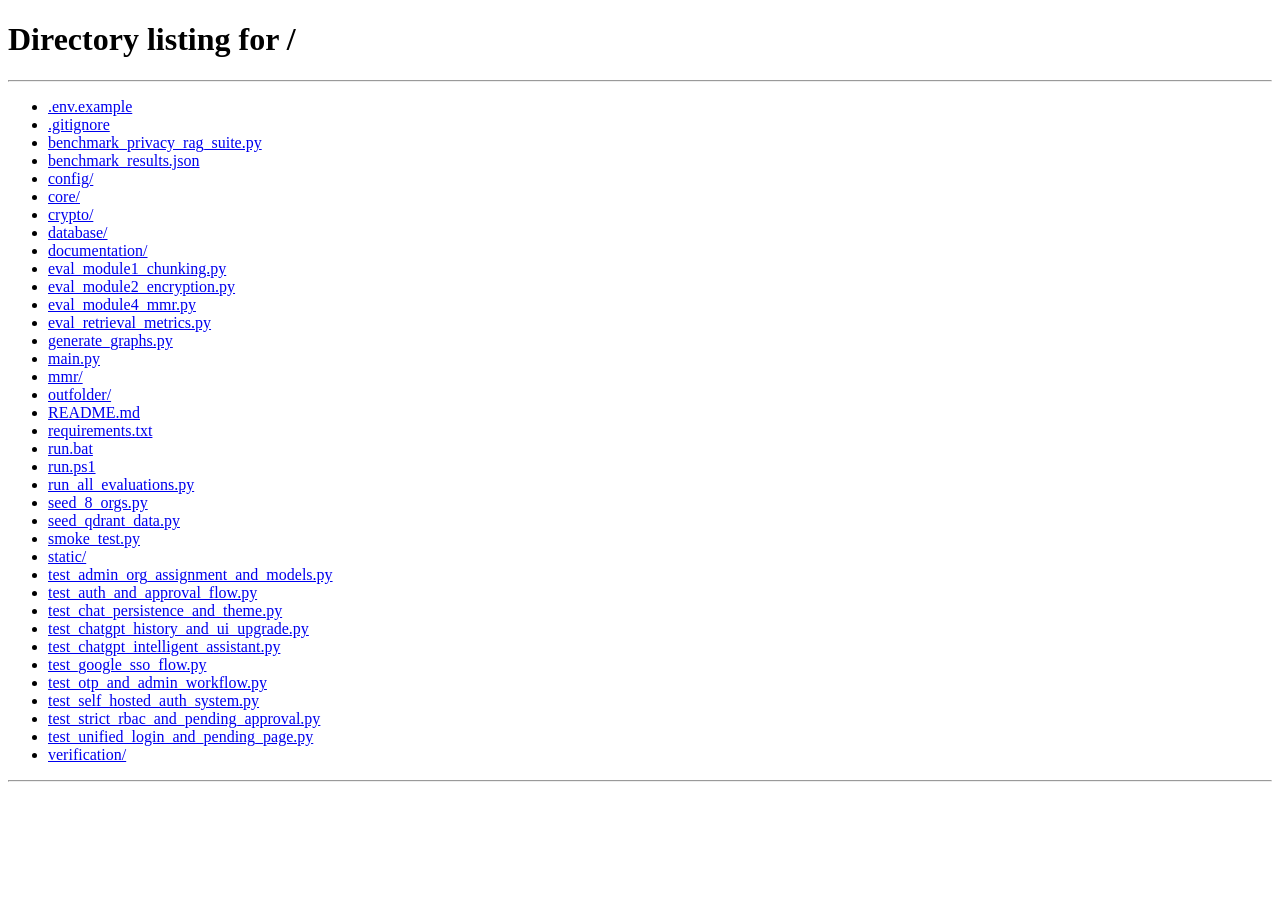
<file: static/index.html>
<!DOCTYPE html>
<html lang="en">
<head>
  <meta charset="UTF-8" />
  <meta name="viewport" content="width=device-width, initial-scale=1.0" />
  <title>Secure RAG - Intelligent Document Assistant</title>
  <meta name="description" content="ChatGPT-like Intelligent Secure Document Assistant with 5-Gate Cryptographic Verifiability." />
  <link rel="preconnect" href="https://fonts.googleapis.com" />
  <link rel="preconnect" href="https://fonts.gstatic.com" crossorigin />
  <link href="https://fonts.googleapis.com/css2?family=Inter:wght@400;500;600;700&family=JetBrains+Mono:wght@400;500&display=swap" rel="stylesheet" />
  <link rel="stylesheet" href="/static/styles.css?v=20261101_01" />
  <style>
    .role-member-mode .admin-only-feature {
      display: none !important;
    }
  </style>
  <script>
    // Initialize theme immediately to prevent flash of wrong theme
    (function() {
      const savedTheme = localStorage.getItem('rag_verifier_theme') || 'dark';
      document.documentElement.setAttribute('data-theme', savedTheme);
    })();

    // Authentication Enforcement: Secure RAG Dashboard & Strict Session RBAC
    (function() {
      const sessionStr = localStorage.getItem('rag_session') || localStorage.getItem('rag_verifier_session');
      if (!sessionStr) {
        window.location.href = '/';
        return;
      }
      try {
        const session = JSON.parse(sessionStr);
        if (!session || session.status === 'pending') {
          window.location.href = '/pending';
          return;
        }
        if (session.role !== 'admin') {
          document.documentElement.classList.add('role-member-mode');
        }
      } catch (e) {
        window.location.href = '/';
      }
    })();
  </script>
</head>
<body>
  <div class="app-layout">
    <!-- TOP HEADER -->
    <header class="app-header" id="app-header">
      <div class="brand-section">
        <button type="button" class="sidebar-toggle-btn" id="btn-toggle-sidebar" title="Toggle Chats Sidebar">
          <svg width="18" height="18" viewBox="0 0 24 24" fill="none" stroke="currentColor" stroke-width="2"><line x1="3" y1="12" x2="21" y2="12"></line><line x1="3" y1="6" x2="21" y2="6"></line><line x1="3" y1="18" x2="21" y2="18"></line></svg>
        </button>
        <div class="brand-icon">
          <svg width="18" height="18" viewBox="0 0 24 24" fill="none" stroke="currentColor" stroke-width="2" stroke-linecap="round" stroke-linejoin="round">
            <path d="M14 2H6a2 2 0 0 0-2 2v16a2 2 0 0 0 2 2h12a2 2 0 0 0 2-2V8z"/>
            <polyline points="14 2 14 8 20 8"/>
            <line x1="16" y1="13" x2="8" y2="13"/>
            <line x1="16" y1="17" x2="8" y2="17"/>
          </svg>
        </div>
        <div class="brand-text">
          <h1 class="brand-title">Secure RAG Assistant</h1>
        </div>
        <div class="header-org-badge" id="header-org-badge" title="Current Tenant">
          <span class="org-dot"></span>
          <span id="active-org-header-text">psg</span>
        </div>
      </div>

      <div class="header-actions">
        <!-- TOP-RIGHT SECURITY VERIFICATION BUTTON (Requirement 2) -->
        <button type="button" class="header-link-btn security-btn" id="btn-open-security-modal" title="View 5-Gate Cryptographic Security Verification">
          <svg width="15" height="15" viewBox="0 0 24 24" fill="none" stroke="currentColor" stroke-width="2"><path d="M12 22s8-4 8-10V5l-8-3-8 3v7c0 6 8 10 8 10z"/></svg>
          <span>Security Verification</span>
          <span class="security-status-indicator ready" id="security-status-indicator" title="Gate Status: Ready"></span>
        </button>

        <button type="button" id="btn-open-org-docs" class="header-link-btn" title="View Stored Documents">
          <span>Docs</span>
          <span id="workbench-doc-count" class="chunk-badge">0</span>
        </button>
        <button type="button" id="btn-open-ingest-modal" class="header-link-btn" title="Upload Document">
          <span>+ Upload</span>
        </button>

        <!-- Theme Toggle Button -->
        <button type="button" class="header-link-btn" id="btn-theme-toggle" title="Toggle Light/Dark Mode" style="padding: 5px 10px;">
          <svg id="theme-icon-moon" style="display:none; width:16px; height:16px;" viewBox="0 0 24 24" fill="none" stroke="currentColor" stroke-width="2" stroke-linecap="round" stroke-linejoin="round"><path d="M21 12.79A9 9 0 1 1 11.21 3 7 7 0 0 0 21 12.79z"></path></svg>
          <svg id="theme-icon-sun" style="display:none; width:16px; height:16px;" viewBox="0 0 24 24" fill="none" stroke="currentColor" stroke-width="2" stroke-linecap="round" stroke-linejoin="round"><circle cx="12" cy="12" r="5"></circle><line x1="12" y1="1" x2="12" y2="3"></line><line x1="12" y1="21" x2="12" y2="23"></line><line x1="4.22" y1="4.22" x2="5.64" y2="5.64"></line><line x1="18.36" y1="18.36" x2="19.78" y2="19.78"></line><line x1="1" y1="12" x2="3" y2="12"></line><line x1="21" y1="12" x2="23" y2="12"></line><line x1="4.22" y1="19.78" x2="5.64" y2="18.36"></line><line x1="18.36" y1="5.64" x2="19.78" y2="4.22"></line></svg>
          <span id="theme-label">Light Mode</span>
        </button>

        <!-- Session & Profile -->
        <div class="auth-session-bar" id="auth-session-bar">
          <div id="user-badge-wrap" style="display: none;" class="user-badge-pill">
            <span id="session-username-display">usr_admin</span>
            <span id="session-username" style="display:none;">usr_admin</span>
            <span id="session-role-display" class="user-badge-role role-admin">Admin</span>
            <span id="session-role" style="display:none;">Admin</span>
            <span id="session-org-display" class="status-tag approved">psg</span>
            <span id="session-org" style="display:none;">psg</span>
            <span id="session-status" class="status-tag approved">Approved</span>
          </div>
          <button type="button" class="btn-admin-portal admin-only-feature" id="btn-open-admin-modal" style="display: none;" title="User approvals">
            <span>Approvals</span>
            <span class="admin-pending-counter" id="admin-pending-badge">0</span>
          </button>
          <button type="button" class="btn-auth-action" id="btn-auth-action">
            <span id="auth-action-text">Sign In</span>
          </button>
        </div>

        <div class="connection-status" id="connection-status" title="API Status">
          <span class="status-dot" id="health-dot"></span>
          <span class="status-label" id="health-label">API Connected</span>
        </div>
        <a href="/admin" class="header-link-btn admin-only-feature" title="Admin Approval Dashboard">Admin</a>
      </div>
    </header>

    <!-- MAIN CHATGPT-LIKE LAYOUT (Requirement 4) -->
    <div class="chatgpt-layout" id="chatgpt-layout">
      <!-- CONVERSATION SIDEBAR -->
      <aside class="chat-sidebar" id="chat-sidebar">
        <div class="sidebar-header">
          <button type="button" class="btn-new-chat-primary" id="btn-sidebar-new-chat" title="Start a fresh conversation">
            <svg width="15" height="15" viewBox="0 0 24 24" fill="none" stroke="currentColor" stroke-width="2"><line x1="12" y1="5" x2="12" y2="19"></line><line x1="5" y1="12" x2="19" y2="12"></line></svg>
            <span>New Chat</span>
          </button>
        </div>

        <div class="sidebar-search-wrap">
          <svg class="search-icon" width="13" height="13" viewBox="0 0 24 24" fill="none" stroke="currentColor" stroke-width="2"><circle cx="11" cy="11" r="8"></circle><line x1="21" y1="21" x2="16.65" y2="16.65"></line></svg>
          <input type="text" id="sidebar-search-input" placeholder="Search previous chats..." autocomplete="off" />
          <button type="button" id="btn-clear-chat-search" class="clear-search-btn" style="display:none;">&times;</button>
        </div>

        <div class="sidebar-section-title">
          <span>Previous Chats</span>
          <span class="conv-count-badge" id="sidebar-conv-count">0</span>
        </div>

        <div class="conversations-scroll" id="conversations-list">
          <div class="sidebar-loading-placeholder">Loading previous chats...</div>
        </div>

        <!-- Sidebar Footer -->
        <div class="sidebar-footer">
          <div class="sidebar-org-selector-wrap">
            <label for="org-id-input" style="font-size: 0.72rem; color: var(--text-secondary); margin-bottom: 2px; display: block;">Tenant Organization</label>
            <div style="display: flex; gap: 6px; align-items: center;">
              <input type="text" id="org-id-input" list="org-options" placeholder="Org ID..." autocomplete="off" style="padding: 6px 8px; font-size: 0.78rem;" />
              <button type="button" id="btn-new-org" class="preset-btn" style="padding: 5px 8px; font-size: 0.72rem;" title="New Org">+</button>
            </div>
            <datalist id="org-options"></datalist>
          </div>
        </div>
      </aside>

      <!-- CHAT WORKSPACE -->
      <main class="chat-workspace" id="chat-workspace">
        <!-- Top Bar inside Workspace -->
        <div class="chat-top-bar">
          <div style="display: flex; align-items: center; gap: 8px;">
            <h2 class="active-conversation-title" id="active-conversation-title">New Conversation</h2>
            <button type="button" class="btn-edit-title-inline" id="btn-rename-active-chat" title="Rename conversation">✏️</button>
          </div>
          <div style="display: flex; align-items: center; gap: 8px;">
            <button type="button" class="copy-btn" id="btn-copy-answer" title="Copy Latest Answer"><span>Copy Answer</span></button>
          </div>
        </div>

        <!-- Scrollable Conversation Feed -->
        <div class="chat-stream-container" id="chat-stream-container">
          <div id="chat-thread" class="chat-thread">
            <div class="chat-assistant-box chat-welcome-card" id="chat-welcome-box">
              <div class="welcome-header">
                <span class="welcome-icon">🔒</span>
                <h3>Intelligent Secure Document Assistant</h3>
              </div>
              <p>
                Ask arbitrary natural-language questions, request complete document summaries, compare documents, ask for step-by-step breakdowns, Tamil / Thanglish explanations, or Markdown tables. All answers are strictly grounded in your verified documents.
              </p>
              <div class="welcome-features-grid">
                <div class="feature-item">
                  <strong>🛡️ 5-Gate Cryptographic Security</strong>
                  <span>Two-tier MMR integrity, Voronoi cell DBV, and AEAD decryption.</span>
                </div>
                <div class="feature-item">
                  <strong>💾 Persistent Conversation History</strong>
                  <span>Conversations remembered across sessions with previous chat lookup.</span>
                </div>
                <div class="feature-item">
                  <strong>⚡ Dynamic Document Routing</strong>
                  <span>Automatic latest document summary and cross-document comparisons.</span>
                </div>
              </div>
            </div>
          </div>
        </div>

        <!-- Pinned Bottom Input Form -->
        <div class="chat-input-wrapper">
          <div class="quick-prompts-bar">
            <button type="button" class="quick-prompt-btn" data-prompt="Summarize this document in 5 key takeaways.">Summarize</button>
            <button type="button" class="quick-prompt-btn" data-prompt="Explain step-by-step in simple beginner-friendly language with an analogy.">Beginner + Analogy</button>
            <button type="button" class="quick-prompt-btn" data-prompt="Provide a detailed technical breakdown in a Markdown table.">Table Format</button>
            <button type="button" class="quick-prompt-btn" data-prompt="Explain this concept in Tamil (தமிழ்).">Tamil (தமிழ்)</button>
            <button type="button" class="quick-prompt-btn" data-prompt="Explain this in Thanglish.">Thanglish</button>
            <button type="button" class="quick-prompt-btn" data-prompt="Compare the main concepts across all documents in this organization.">Compare Docs</button>
          </div>

          <form id="verify-form" class="chat-input-form">
            <textarea id="query-input" rows="1" placeholder="Message Secure Assistant... (e.g. Summarize, explain in Tamil, table format)" required></textarea>
            <input type="hidden" id="user-id-input" value="usr_admin" />
            <button type="submit" id="btn-submit" class="chat-send-btn" title="Send message (Enter, Shift+Enter for newline)">
              <span class="btn-spinner" id="btn-spinner"></span>
              <svg class="send-icon" width="16" height="16" viewBox="0 0 24 24" fill="none" stroke="currentColor" stroke-width="2.2"><line x1="22" y1="2" x2="11" y2="13"></line><polygon points="22 2 15 22 11 13 2 9 22 2"></polygon></svg>
            </button>
          </form>
          <div class="chat-disclaimer">
            All answers verified by 5-Gate zero-trust security. Authenticated AES-256-GCM enclave decryption.
          </div>
        </div>
      </main>
    </div>

    <!-- BACKWARD-COMPATIBLE HIDDEN DOM NODES (Ensures existing test assertions remain 100% green) -->
    <div style="display: none !important;">
      <div id="answer-content"></div>
      <div id="chunks-list"></div>
      <span id="chunks-count-badge">0</span>
      <span id="metric-chunks">0</span>
      <span id="metric-chunks-badge">0 Chunks</span>
      <span id="masked-query-val">--</span>
      <button type="button" id="btn-new-chat"></button>
      <button type="button" id="btn-view-org-docs"></button>
      <div id="user-status-notice">
        <span id="user-status-notice-text">Ready</span>
      </div>
    </div>
  </div>

  <!-- SECURITY VERIFICATION MODAL (Requirement 2) -->
  <dialog id="security-modal" class="security-verification-dialog">
    <div class="security-modal-header">
      <div class="security-header-title">
        <span class="security-modal-shield">🛡️</span>
        <div>
          <h3>5-Gate Security Verification</h3>
          <span class="security-modal-subtitle" id="security-modal-subtitle">Zero-Trust Cryptographic Audit for Current Query</span>
        </div>
      </div>
      <div class="security-header-right">
        <span class="security-overall-badge ready" id="security-overall-badge">READY</span>
        <button type="button" class="dialog-close-btn" id="btn-close-security-modal">&times;</button>
      </div>
    </div>

    <div class="security-modal-body">
      <!-- Verdict Banner inside Modal -->
      <div class="verdict-banner" id="verdict-banner">
        <div class="verdict-top-row">
          <span class="verdict-badge" id="verdict-badge">READY</span>
          <span class="verdict-timing" id="verdict-timing">Latency: -- ms</span>
        </div>
        <h4 class="verdict-headline" id="verdict-headline">5-Gate Verification Engine Ready</h4>
        <p class="verdict-subtext" id="verdict-subtext">Submit a query to verify multi-tenant ACL, cryptographic MMR integrity proofs, Voronoi boundary, and LLM grounding.</p>
      </div>

      <!-- 5 Gate Cards inside Modal -->
      <div class="gates-grid">
        <!-- Gate 1: ACL -->
        <div class="gate-card" id="card-gate-acl">
          <div class="gate-header">
            <span class="gate-label">Gate 1: Multi-Tenant ACL</span>
            <span class="gate-ribbon-pill" id="pill-gate-acl">READY</span>
          </div>
          <div class="gate-detail" id="detail-gate-acl">Tenant isolation &amp; role authorization.</div>
          <div class="gate-meta">
            <span>User: <strong id="meta-acl-user">--</strong></span>
            <span>Org: <strong id="meta-acl-org">--</strong></span>
          </div>
        </div>

        <!-- Gate 2: MMR -->
        <div class="gate-card" id="card-gate-integrity">
          <div class="gate-header">
            <span class="gate-label">Gate 2: Cryptographic MMR Integrity</span>
            <span class="gate-ribbon-pill" id="pill-gate-integrity">READY</span>
          </div>
          <div class="gate-detail" id="detail-gate-integrity">Audits Two-Tier Merkle Mountain Range inclusion proofs against Cloud Root.</div>
          <div class="gate-meta">
            <span>Cloud Enterprise Root: <strong id="meta-integrity-root" class="mono-text">--</strong></span>
          </div>
        </div>

        <!-- Gate 3: DBV -->
        <div class="gate-card" id="card-gate-boundary">
          <div class="gate-header">
            <span class="gate-label">Gate 3: Dynamic Boundary (DBV)</span>
            <span class="gate-ribbon-pill" id="pill-gate-boundary">READY</span>
          </div>
          <div class="gate-detail" id="detail-gate-boundary">Audits Voronoi cell multi-probe hyper-spheres for missing clusters.</div>
          <div class="gate-meta">
            <div id="row-missing-clusters" style="display: none; color: var(--color-danger);">
              Missing: <span id="tags-missing-clusters"></span>
            </div>
          </div>
        </div>

        <!-- Gate 4: AEAD Decryption -->
        <div class="gate-card" id="card-gate-decryption">
          <div class="gate-header">
            <span class="gate-label">Gate 4: AEAD Decryption</span>
            <span class="gate-ribbon-pill" id="pill-gate-decryption">READY</span>
          </div>
          <div class="gate-detail" id="detail-gate-decryption">AES-256-GCM enclave decryption of authenticated ciphertext payloads.</div>
          <div class="gate-meta">
            <span>Decrypted: <strong id="meta-decrypted-count">--</strong></span>
          </div>
        </div>

        <!-- Gate 5: Grounding -->
        <div class="gate-card" id="card-gate-grounding">
          <div class="gate-header">
            <span class="gate-label">Gate 5: Semantic Grounding</span>
            <span class="gate-ribbon-pill" id="pill-gate-grounding">READY</span>
          </div>
          <div class="gate-detail" id="detail-gate-grounding">Evaluates NLI entailment score to detect hallucinations.</div>
          <div class="gate-meta">
            <span>Score: <strong id="meter-score-text">--</strong></span>
          </div>
        </div>

        <!-- Stage-Wise Latency Profiling Card -->
        <div class="gate-card" id="card-latency-profiling" style="grid-column: 1 / -1; margin-top: 8px;">
          <div class="gate-header">
            <span class="gate-label">Stage-Wise Pipeline Latency Profile</span>
            <span class="gate-ribbon-pill pass" id="pill-pipeline-latency">PROFILED</span>
          </div>
          <div id="latency-breakdown-chips" style="display: flex; flex-wrap: wrap; gap: 8px; margin-top: 10px; font-size: 0.8rem;">
            <span class="chat-gate-chip" style="cursor: default;">Embedding: <strong id="time-query-embed">--</strong></span>
            <span class="chat-gate-chip" style="cursor: default;">Vector Retrieval: <strong id="time-qdrant">--</strong></span>
            <span class="chat-gate-chip" style="cursor: default;">Gate 3 DBV: <strong id="time-dbv">--</strong></span>
            <span class="chat-gate-chip" style="cursor: default;">Gate 2 MMR Proof: <strong id="time-mmr">--</strong></span>
            <span class="chat-gate-chip" style="cursor: default;">Gate 4 AEAD Decrypt: <strong id="time-aead">--</strong></span>
            <span class="chat-gate-chip" style="cursor: default;">Hybrid Rerank: <strong id="time-rerank">--</strong></span>
            <span class="chat-gate-chip" style="cursor: default;">LLM Generation: <strong id="time-llm">--</strong></span>
            <span class="chat-gate-chip" style="cursor: default;">Gate 5 Grounding: <strong id="time-grounding">--</strong></span>
            <span class="chat-gate-chip pass" style="cursor: default;">Total E2E: <strong id="time-total-e2e">--</strong></span>
          </div>
        </div>
      </div>
    </div>

    <div class="security-modal-footer">
      <button type="button" class="preset-btn" id="btn-close-security-footer">Close Audit Panel</button>
    </div>
  </dialog>

  <!-- Ingest Modal -->
  <dialog id="ingest-modal" class="app-dialog">
    <div class="dialog-header">
      <div class="dialog-title-wrap"><h3>Upload Document</h3></div>
      <button type="button" id="btn-close-ingest-modal" class="dialog-close-btn">&times;</button>
    </div>
    <div class="dialog-body">
      <div style="display: flex; gap: 6px; margin-bottom: 12px;">
        <button type="button" class="preset-btn active" id="tab-ingest-file" style="flex: 1; justify-content: center;">Upload File (.pdf, .txt)</button>
        <button type="button" class="preset-btn" id="tab-ingest-text" style="flex: 1; justify-content: center;">Paste Text</button>
      </div>
      <div id="file-upload-wrap" style="margin-bottom: 12px;">
        <input type="file" id="ingest-file-input" accept=".pdf,.txt" style="padding: 10px; border: 1px dashed var(--border-color); background: var(--bg-inset);" />
      </div>
      <div id="text-upload-wrap" style="display: none; margin-bottom: 12px;">
        <textarea id="ingest-text-input" rows="5" placeholder="Paste document text here..."></textarea>
      </div>
      <div class="form-row" style="margin-bottom: 12px;">
        <div class="form-group flex-1" style="margin-bottom: 0;">
          <label for="ingest-doc-id">Document ID</label>
          <input type="text" id="ingest-doc-id" placeholder="Auto-generated from filename" />
        </div>
        <div class="form-group flex-1" style="margin-bottom: 0;">
          <label for="ingest-user-id">User ID</label>
          <input type="text" id="ingest-user-id" value="usr_admin" />
        </div>
        <div class="form-group flex-1" style="margin-bottom: 0;">
          <label for="ingest-org-id">Target Organization</label>
          <input type="text" id="ingest-org-id" list="org-options" placeholder="e.g. psg" />
        </div>
      </div>
      <button type="button" id="btn-run-ingest" class="submit-btn" style="margin-bottom: 8px;">
        <span id="ingest-btn-text">Upload &amp; Ingest</span>
      </button>
      <div id="ingest-status-box" style="display: none; padding: 10px; border-radius: var(--radius-sm); font-size: 0.8rem; line-height: 1.4; margin-bottom: 8px;"></div>
      <button type="button" id="btn-view-qdrant" class="preset-btn" style="width: 100%; justify-content: center;">
        <span>View Stored Documents</span>
      </button>
    </div>
  </dialog>

  <!-- Stored Docs Modal -->
  <dialog id="qdrant-modal" style="width: 90%; max-width: 800px; padding: 0;">
    <div class="dialog-header">
      <div class="dialog-title-wrap"><h3 id="qdrant-modal-title">Stored Documents</h3></div>
      <button type="button" id="btn-close-qdrant-modal" class="dialog-close-btn">&times;</button>
    </div>
    <div id="qdrant-modal-content" style="max-height: 65vh; overflow-y: auto; padding: 16px; font-size: 0.85rem;">
      <p style="color: var(--text-secondary);">Loading...</p>
    </div>
  </dialog>

  <!-- Auth Modal (Login / Sign Up / OTP Verification / Pending Approval) -->
  <dialog id="auth-modal" class="leetcode-auth-dialog">
    <div class="dialog-header">
      <div class="dialog-title-wrap"><h3 id="auth-modal-title">Account Access</h3></div>
      <button type="button" id="btn-close-auth-modal" class="dialog-close-btn">&times;</button>
    </div>

    <div class="leetcode-auth-card">
      <!-- VIEW 1: SIGN IN & SIGN UP TABS -->
      <div id="auth-credentials-view">
        <div class="leetcode-tabs">
          <button type="button" class="leetcode-tab-btn active" id="tab-login-btn">Sign In</button>
          <button type="button" class="leetcode-tab-btn" id="tab-signup-btn">Sign Up</button>
        </div>

        <!-- Login Form -->
        <div id="tab-login-panel">
          <form id="form-login">
            <div class="leetcode-input-group">
              <label class="leetcode-label" for="login-email">Email or Username</label>
              <input type="text" id="login-email" class="leetcode-input" required placeholder="user@company.com" autocomplete="username" />
            </div>
            <div class="leetcode-input-group">
              <label class="leetcode-label" for="login-password">Password</label>
              <input type="password" id="login-password" class="leetcode-input" required placeholder="Password" autocomplete="current-password" />
            </div>
            <div id="login-feedback" style="display: none; padding: 10px 12px; border-radius: 6px; font-size: 0.82rem; margin-bottom: 12px;"></div>
            <button type="submit" id="btn-submit-login" class="leetcode-submit-btn"><span>Sign In</span></button>
          </form>
          <div class="leetcode-switch-text">Don't have an account? <a id="link-switch-to-signup" style="cursor: pointer; color: var(--color-primary); font-weight: 500;">Sign Up</a></div>
          <div style="margin-top: 14px; padding-top: 10px; border-top: 1px solid var(--border-color); text-align: center;">
            <button type="button" class="admin-chip" id="btn-fill-admin-demo">Demo Admin (admin@local.rag)</button>
          </div>
        </div>

        <!-- Sign Up Form -->
        <div id="tab-signup-panel" style="display: none;">
          <form id="form-signup">
            <div class="leetcode-input-group">
              <label class="leetcode-label" for="signup-email">Email Address</label>
              <input type="email" id="signup-email" class="leetcode-input" required placeholder="name@company.com" autocomplete="email" />
            </div>
            <div class="leetcode-input-group">
              <label class="leetcode-label" for="signup-password">Password</label>
              <input type="password" id="signup-password" class="leetcode-input" required placeholder="Password (min 6 characters)" autocomplete="new-password" />
            </div>
            <div id="signup-feedback" style="display: none; padding: 10px 12px; border-radius: 6px; font-size: 0.82rem; margin-bottom: 12px;"></div>
            <button type="submit" id="btn-submit-signup" class="leetcode-submit-btn"><span>Create Account &amp; Send OTP</span></button>
          </form>
          <div class="leetcode-switch-text">Already have an account? <a id="link-switch-to-login" style="cursor: pointer; color: var(--color-primary); font-weight: 500;">Sign In</a></div>
        </div>
      </div>

      <!-- VIEW 2: OTP VERIFICATION SCREEN -->
      <div id="auth-otp-view" style="display: none; text-align: center; padding: 8px 0;">
        <div style="width: 52px; height: 52px; margin: 0 auto 14px auto; border-radius: 50%; background: rgba(59, 130, 246, 0.15); border: 1px solid rgba(59, 130, 246, 0.35); display: flex; align-items: center; justify-content: center; color: #60a5fa;">
          <svg width="24" height="24" viewBox="0 0 24 24" fill="none" stroke="currentColor" stroke-width="2" stroke-linecap="round" stroke-linejoin="round">
            <path d="M4 4h16c1.1 0 2 .9 2 2v12c0 1.1-.9 2-2 2H4c-1.1 0-2-.9-2-2V6c0-1.1.9-2 2-2z"></path>
            <polyline points="22,6 12,13 2,6"></polyline>
          </svg>
        </div>
        <h4 style="font-size: 1.15rem; font-weight: 600; color: #fff; margin-bottom: 4px;">Verify Your Email</h4>
        <p style="font-size: 0.82rem; color: var(--text-secondary); margin-bottom: 18px;">
          Enter the 6-Digit Code sent to <strong id="otp-target-email-display" style="color: #93c5fd;">your email</strong>.
        </p>
        <form id="form-verify-otp">
          <div class="leetcode-input-group" style="text-align: center;">
            <input type="text" id="otp-code-input" class="leetcode-input" required maxlength="6" pattern="[0-9]{6}" placeholder="849201" style="text-align: center; font-size: 1.4rem; letter-spacing: 0.25em; font-family: var(--font-mono, monospace); font-weight: 700; max-width: 240px; margin: 0 auto;" autocomplete="one-time-code" />
          </div>
          <div id="otp-feedback" style="display: none; padding: 10px 12px; border-radius: 6px; font-size: 0.82rem; margin-bottom: 12px;"></div>
          <button type="submit" id="btn-submit-otp" class="leetcode-submit-btn" style="margin-top: 6px;"><span>Verify Code</span></button>
        </form>
        <div style="margin-top: 14px; font-size: 0.78rem; display: flex; justify-content: space-between; align-items: center;">
          <a id="btn-resend-otp" style="color: var(--color-primary); cursor: pointer; text-decoration: underline;">Resend code</a>
          <a id="btn-back-to-login-from-otp" style="color: var(--text-secondary); cursor: pointer;">Back to Sign In</a>
        </div>
      </div>

      <!-- VIEW 3: PENDING APPROVAL SCREEN (Yellow Padlock) -->
      <div id="auth-pending-view" style="display: none; text-align: center; padding: 12px 4px;">
        <div style="width: 68px; height: 68px; margin: 0 auto 16px auto; border-radius: 50%; background: rgba(245, 158, 11, 0.15); border: 2px solid rgba(245, 158, 11, 0.4); display: flex; align-items: center; justify-content: center; box-shadow: 0 0 25px rgba(245, 158, 11, 0.3);">
          <svg width="34" height="34" viewBox="0 0 24 24" fill="none" stroke="#f59e0b" stroke-width="2.2" stroke-linecap="round" stroke-linejoin="round">
            <rect x="3" y="11" width="18" height="11" rx="2" ry="2"></rect>
            <path d="M7 11V7a5 5 0 0 1 10 0v4"></path>
          </svg>
        </div>
        <h4 style="font-size: 1.25rem; font-weight: 700; color: #fff; margin-bottom: 6px;">Email Verified!</h4>
        <div style="display: inline-block; padding: 4px 10px; border-radius: 9999px; background: rgba(245, 158, 11, 0.2); border: 1px solid rgba(245, 158, 11, 0.4); color: #fbbf24; font-size: 0.72rem; font-weight: 600; text-transform: uppercase; letter-spacing: 0.05em; margin-bottom: 12px;">
          Pending Administrator Approval
        </div>
        <p style="font-size: 0.86rem; color: #cbd5e1; line-height: 1.5; margin-bottom: 16px;">
          Your account is now pending administrator approval. You will receive access once the Admin reviews your request.
        </p>
        <div style="background: var(--bg-inset, rgba(15, 23, 42, 0.6)); border: 1px solid var(--border-color); border-radius: 6px; padding: 10px; font-size: 0.8rem; margin-bottom: 18px; color: var(--text-secondary);">
          Account: <strong id="pending-account-email" style="color: #fff;">user@company.com</strong>
        </div>
        <div style="display: flex; flex-direction: column; gap: 8px;">
          <button type="button" id="btn-check-approval-status" class="leetcode-submit-btn"><span>Check Approval Status</span></button>
          <button type="button" id="btn-pending-signout" class="preset-btn" style="justify-content: center; padding: 8px;">Sign In with Another Account</button>
        </div>
      </div>

      <!-- Footer Admin Link -->
      <div class="admin-only-feature" style="margin-top: 18px; padding-top: 12px; border-top: 1px solid var(--border-color); text-align: center;">
        <a href="/admin" target="_blank" style="color: #60a5fa; text-decoration: none; font-size: 0.78rem; font-weight: 500; display: inline-flex; align-items: center; gap: 4px;">
          👑 Admin Approval Portal &rarr;
        </a>
      </div>
    </div>
  </dialog>

  <!-- Admin Approvals Modal -->
  <dialog id="admin-modal" class="app-dialog admin-only-feature" style="max-width: 620px;">
    <div class="dialog-header">
      <div class="dialog-title-wrap">
        <div>
          <h3 style="margin: 0;">User Approvals</h3>
          <p id="admin-modal-subtitle" style="font-size: 0.74rem; color: var(--text-secondary); margin: 2px 0 0 0;">Pending registration requests</p>
        </div>
      </div>
      <button type="button" id="btn-close-admin-modal" class="dialog-close-btn">&times;</button>
    </div>
    <div class="dialog-body">
      <div style="display: flex; justify-content: space-between; align-items: center; margin-bottom: 12px;">
        <span style="font-size: 0.8rem; color: var(--text-secondary);">Pending Requests (<span id="admin-pending-total" style="font-weight: 600; color: var(--color-warning);">0</span>)</span>
        <div style="display: flex; gap: 8px;">
          <button type="button" id="btn-approve-all-users" class="preset-btn" style="background: var(--color-primary); color: #fff; font-weight: 500;">Approve All</button>
          <button type="button" id="btn-refresh-approvals" class="preset-btn">Refresh</button>
        </div>
      </div>
      <div id="admin-action-feedback" style="display: none; padding: 8px 12px; border-radius: 4px; font-size: 0.8rem; margin-bottom: 12px;"></div>
      <div id="admin-pending-list" class="approval-list-wrap">
        <div style="text-align: center; padding: 24px; color: var(--text-muted); font-size: 0.82rem;">No pending approvals across organizations.</div>
      </div>
    </div>
  </dialog>

  <script src="/static/app.js?v=20261101_01"></script>
</body>
</html>
</file>
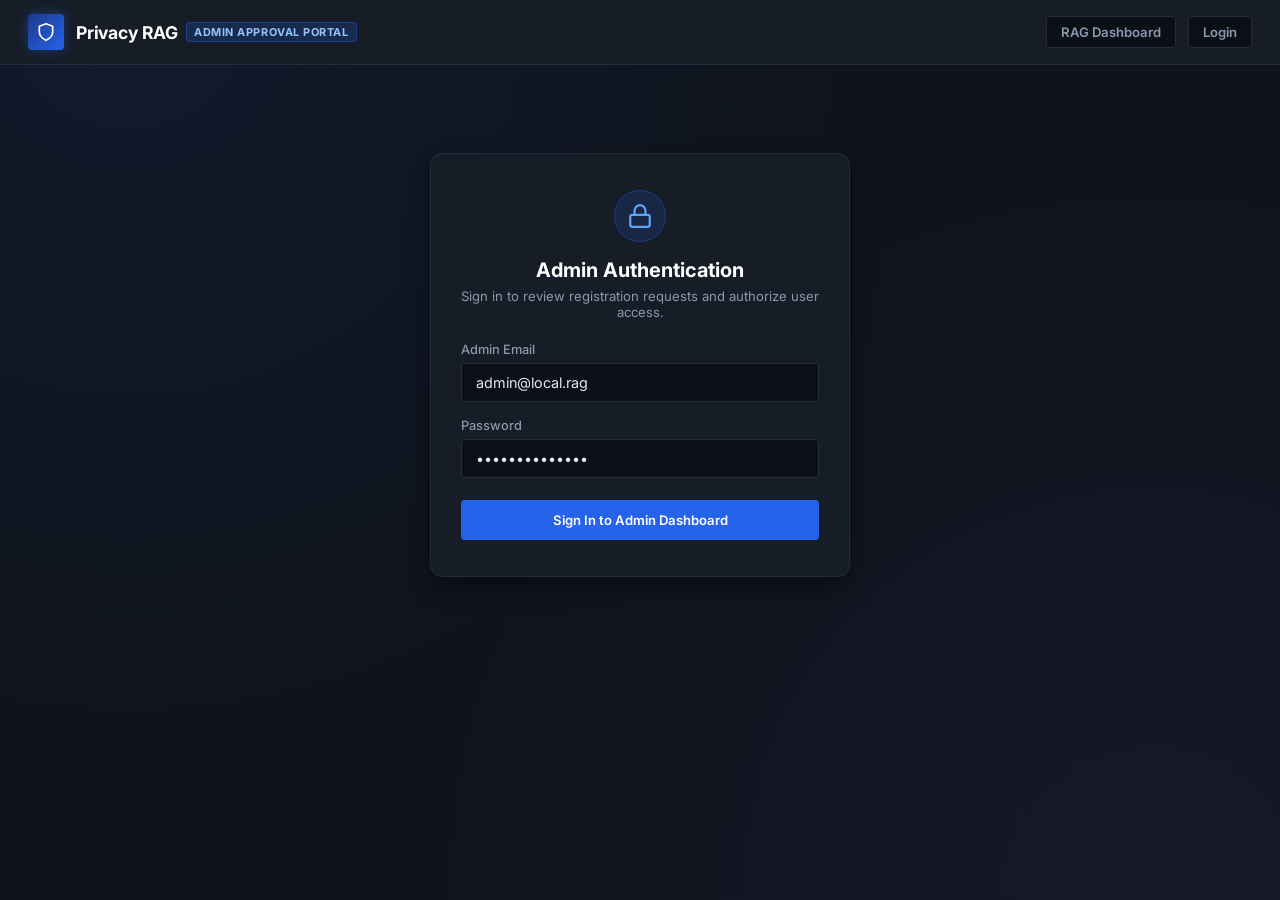
<file: static/admin.html>
<!DOCTYPE html>
<html lang="en">
<head>
  <script>
    // Immediate Guard: Non-admins cannot access /admin
    (function() {
      try {
        const sessionStr = localStorage.getItem('rag_session') || localStorage.getItem('rag_verifier_session');
        if (sessionStr) {
          const sess = JSON.parse(sessionStr);
          if (sess && sess.role && sess.role.toLowerCase() !== 'admin') {
            window.location.replace('/dashboard');
            return;
          }
        }
      } catch (e) {}
    })();
  </script>
  <meta charset="UTF-8" />
  <meta name="viewport" content="width=device-width, initial-scale=1.0" />
  <title>Admin Dashboard &bull; User Access Management</title>
  <meta name="description" content="Administrator approval portal and user access control for Privacy RAG" />
  <link rel="preconnect" href="https://fonts.googleapis.com" />
  <link rel="preconnect" href="https://fonts.gstatic.com" crossorigin />
  <link href="https://fonts.googleapis.com/css2?family=Inter:wght@400;500;600;700&family=JetBrains+Mono:wght@400;500;600&display=swap" rel="stylesheet" />
  <style>
    :root {
      --bg-page: #0f141c;
      --bg-surface: #161d27;
      --bg-surface-hover: #1c2532;
      --bg-inset: #0b0f16;
      --border-color: #232d3d;
      --border-hover: #323f52;
      --border-focus: #3b82f6;
      --text-primary: #e2e8f0;
      --text-secondary: #8a99ad;
      --text-muted: #5a687c;
      --color-primary: #2563eb;
      --color-primary-hover: #1d4ed8;
      --color-success: #10b981;
      --color-success-hover: #059669;
      --color-warning: #f59e0b;
      --color-danger: #ef4444;
      --color-danger-hover: #dc2626;
      --radius-sm: 4px;
      --radius-md: 8px;
      --radius-lg: 12px;
      --font-family: 'Inter', -apple-system, BlinkMacSystemFont, 'Segoe UI', Roboto, sans-serif;
      --font-mono: 'JetBrains Mono', monospace;
      --shadow-card: 0 10px 25px rgba(0, 0, 0, 0.45);
    }

    *, *::before, *::after {
      box-sizing: border-box;
      margin: 0;
      padding: 0;
    }

    html, body {
      min-height: 100%;
    }

    body {
      font-family: var(--font-family);
      background-color: var(--bg-page);
      color: var(--text-primary);
      display: flex;
      flex-direction: column;
      min-height: 100vh;
      background-image: 
        radial-gradient(circle at 10% 0%, rgba(37, 99, 235, 0.08) 0px, transparent 50%),
        radial-gradient(circle at 90% 100%, rgba(139, 92, 246, 0.06) 0px, transparent 50%);
    }

    /* HEADER */
    .admin-header {
      background: var(--bg-surface);
      border-bottom: 1px solid var(--border-color);
      position: sticky;
      top: 0;
      z-index: 100;
      padding: 14px 28px;
      display: flex;
      align-items: center;
      justify-content: space-between;
    }

    .brand-group {
      display: flex;
      align-items: center;
      gap: 12px;
    }

    .brand-icon {
      width: 36px;
      height: 36px;
      border-radius: var(--radius-sm);
      background: linear-gradient(135deg, #1e3a8a, #2563eb);
      display: flex;
      align-items: center;
      justify-content: center;
      color: white;
      box-shadow: 0 0 12px rgba(37, 99, 235, 0.4);
    }

    .brand-title {
      font-size: 1.1rem;
      font-weight: 700;
      color: #fff;
      display: flex;
      align-items: center;
      gap: 8px;
      letter-spacing: -0.01em;
    }

    .brand-badge {
      font-size: 0.68rem;
      font-weight: 700;
      text-transform: uppercase;
      letter-spacing: 0.05em;
      padding: 2px 7px;
      border-radius: 4px;
      background: rgba(37, 99, 235, 0.2);
      color: #93c5fd;
      border: 1px solid rgba(37, 99, 235, 0.4);
    }

    .header-actions {
      display: flex;
      align-items: center;
      gap: 12px;
    }

    .admin-pill {
      display: flex;
      align-items: center;
      gap: 8px;
      background: var(--bg-inset);
      border: 1px solid var(--border-color);
      padding: 6px 12px;
      border-radius: 9999px;
      font-size: 0.8rem;
      color: var(--text-secondary);
    }

    .status-dot {
      width: 8px;
      height: 8px;
      border-radius: 50%;
      background: var(--color-success);
      box-shadow: 0 0 8px var(--color-success);
    }

    /* BUTTONS */
    .btn {
      padding: 7px 14px;
      border-radius: var(--radius-sm);
      font-size: 0.82rem;
      font-weight: 600;
      cursor: pointer;
      border: 1px solid transparent;
      display: inline-flex;
      align-items: center;
      gap: 6px;
      transition: all 0.15s ease;
      text-decoration: none;
      font-family: inherit;
    }

    .btn-primary {
      background: var(--color-primary);
      color: white;
    }
    .btn-primary:hover {
      background: var(--color-primary-hover);
    }

    .btn-outline {
      background: var(--bg-inset);
      border-color: var(--border-color);
      color: var(--text-secondary);
    }
    .btn-outline:hover {
      background: var(--bg-surface-hover);
      color: var(--text-primary);
      border-color: var(--border-hover);
    }

    .btn-approve {
      background: rgba(16, 185, 129, 0.15);
      border: 1px solid rgba(16, 185, 129, 0.4);
      color: #34d399;
      padding: 5px 12px;
      font-size: 0.78rem;
    }
    .btn-approve:hover {
      background: var(--color-success);
      color: white;
      border-color: var(--color-success);
    }

    .btn-reject {
      background: rgba(239, 68, 68, 0.15);
      border: 1px solid rgba(239, 68, 68, 0.4);
      color: #f87171;
      padding: 5px 12px;
      font-size: 0.78rem;
    }
    .btn-reject:hover {
      background: var(--color-danger);
      color: white;
      border-color: var(--color-danger);
    }

    /* MAIN WRAPPER */
    .admin-container {
      max-width: 1240px;
      margin: 0 auto;
      padding: 28px 24px;
      flex: 1;
      width: 100%;
    }

    /* LOGIN CARD */
    .admin-login-card {
      max-width: 420px;
      margin: 60px auto 0 auto;
      background: var(--bg-surface);
      border: 1px solid var(--border-color);
      border-radius: var(--radius-lg);
      padding: 36px 30px;
      box-shadow: var(--shadow-card);
      text-align: center;
    }

    .login-icon-wrap {
      width: 52px;
      height: 52px;
      border-radius: 50%;
      background: rgba(37, 99, 235, 0.15);
      border: 1px solid rgba(37, 99, 235, 0.35);
      display: flex;
      align-items: center;
      justify-content: center;
      margin: 0 auto 16px auto;
      color: #60a5fa;
    }

    .form-group {
      text-align: left;
      margin-bottom: 16px;
    }

    .form-label {
      display: block;
      font-size: 0.8rem;
      font-weight: 500;
      color: var(--text-secondary);
      margin-bottom: 6px;
    }

    .form-input {
      width: 100%;
      background: var(--bg-inset);
      border: 1px solid var(--border-color);
      padding: 10px 14px;
      border-radius: var(--radius-sm);
      color: var(--text-primary);
      font-size: 0.9rem;
      outline: none;
      font-family: inherit;
      transition: border-color 0.15s ease;
    }

    .form-input:focus {
      border-color: var(--border-focus);
      box-shadow: 0 0 0 3px rgba(37, 99, 235, 0.2);
    }

    /* METRIC STATS CARDS */
    .stats-row {
      display: grid;
      grid-template-columns: repeat(auto-fit, minmax(220px, 1fr));
      gap: 16px;
      margin-bottom: 24px;
    }

    .stat-card {
      background: var(--bg-surface);
      border: 1px solid var(--border-color);
      border-radius: var(--radius-md);
      padding: 18px 20px;
      transition: border-color 0.15s ease;
    }
    .stat-card:hover {
      border-color: var(--border-hover);
    }

    .stat-label {
      font-size: 0.74rem;
      font-weight: 600;
      text-transform: uppercase;
      letter-spacing: 0.05em;
      color: var(--text-secondary);
      margin-bottom: 8px;
    }

    .stat-value {
      font-size: 1.85rem;
      font-weight: 700;
      color: #fff;
      font-family: var(--font-mono);
    }

    .stat-pending { color: var(--color-warning); }
    .stat-approved { color: var(--color-success); }

    /* TABLE SECTION */
    .table-card {
      background: var(--bg-surface);
      border: 1px solid var(--border-color);
      border-radius: var(--radius-md);
      overflow: hidden;
      box-shadow: var(--shadow-card);
    }

    .table-toolbar {
      padding: 16px 20px;
      border-bottom: 1px solid var(--border-color);
      display: flex;
      align-items: center;
      justify-content: space-between;
      flex-wrap: wrap;
      gap: 12px;
      background: rgba(11, 15, 22, 0.4);
    }

    .table-title {
      font-size: 0.98rem;
      font-weight: 600;
      color: #fff;
    }

    .table-subtitle {
      font-size: 0.76rem;
      color: var(--text-muted);
      margin-top: 2px;
    }

    .tabs-group {
      display: flex;
      background: var(--bg-inset);
      border: 1px solid var(--border-color);
      border-radius: var(--radius-sm);
      padding: 3px;
      gap: 3px;
    }

    .tab-btn {
      padding: 5px 12px;
      border-radius: 3px;
      border: none;
      background: transparent;
      color: var(--text-secondary);
      font-size: 0.78rem;
      font-weight: 600;
      cursor: pointer;
      transition: all 0.15s ease;
    }

    .tab-btn.active {
      background: var(--color-primary);
      color: white;
    }

    .search-input {
      background: var(--bg-inset);
      border: 1px solid var(--border-color);
      border-radius: var(--radius-sm);
      padding: 6px 12px;
      color: var(--text-primary);
      font-size: 0.82rem;
      outline: none;
      width: 220px;
    }
    .search-input:focus {
      border-color: var(--border-focus);
    }

    /* DATA TABLE */
    .table-responsive {
      overflow-x: auto;
      width: 100%;
    }

    table {
      width: 100%;
      border-collapse: collapse;
      text-align: left;
    }

    th {
      padding: 12px 18px;
      font-size: 0.72rem;
      font-weight: 600;
      text-transform: uppercase;
      letter-spacing: 0.05em;
      color: var(--text-secondary);
      background: var(--bg-inset);
      border-bottom: 1px solid var(--border-color);
      white-space: nowrap;
    }

    td {
      padding: 14px 18px;
      font-size: 0.85rem;
      border-bottom: 1px solid rgba(35, 45, 61, 0.6);
      color: var(--text-primary);
      vertical-align: middle;
    }

    tr:hover td {
      background: var(--bg-surface-hover);
    }

    .email-cell {
      font-weight: 600;
      color: #fff;
      display: flex;
      align-items: center;
      gap: 8px;
    }

    .time-cell {
      font-family: var(--font-mono);
      font-size: 0.78rem;
      color: var(--text-secondary);
      white-space: nowrap;
    }

    /* STATUS BADGES */
    .badge {
      display: inline-flex;
      align-items: center;
      gap: 5px;
      padding: 3px 9px;
      border-radius: 9999px;
      font-size: 0.7rem;
      font-weight: 700;
      text-transform: uppercase;
      letter-spacing: 0.04em;
    }

    .badge-pending {
      background: rgba(245, 158, 11, 0.15);
      border: 1px solid rgba(245, 158, 11, 0.4);
      color: #fbbf24;
    }

    .badge-approved {
      background: rgba(16, 185, 129, 0.15);
      border: 1px solid rgba(16, 185, 129, 0.4);
      color: #34d399;
    }

    .badge-rejected {
      background: rgba(239, 68, 68, 0.15);
      border: 1px solid rgba(239, 68, 68, 0.4);
      color: #f87171;
    }

    .badge-unverified {
      background: rgba(148, 163, 184, 0.15);
      border: 1px solid rgba(148, 163, 184, 0.4);
      color: #94a3b8;
    }

    .role-badge {
      font-size: 0.68rem;
      padding: 2px 6px;
      border-radius: 4px;
      font-weight: 600;
    }
    .role-admin {
      background: rgba(37, 99, 235, 0.2);
      border: 1px solid rgba(37, 99, 235, 0.4);
      color: #93c5fd;
    }
    .role-member {
      background: rgba(148, 163, 184, 0.1);
      border: 1px solid rgba(148, 163, 184, 0.25);
      color: #cbd5e1;
    }

    .actions-cell {
      display: flex;
      gap: 6px;
      align-items: center;
      white-space: nowrap;
    }

    /* EMPTY STATE */
    .empty-state {
      text-align: center;
      padding: 48px 20px;
      color: var(--text-secondary);
    }
    .empty-icon {
      font-size: 2rem;
      margin-bottom: 10px;
      opacity: 0.7;
    }

    /* TOAST */
    #toast-container {
      position: fixed;
      top: 20px;
      right: 20px;
      z-index: 9999;
      display: flex;
      flex-direction: column;
      gap: 8px;
      pointer-events: none;
    }

    .toast {
      padding: 10px 16px;
      border-radius: var(--radius-sm);
      font-size: 0.84rem;
      font-weight: 500;
      color: white;
      box-shadow: 0 10px 20px rgba(0,0,0,0.5);
      pointer-events: auto;
      animation: slideIn 0.25s ease;
    }
    .toast-success { background: #059669; border: 1px solid #10b981; }
    .toast-error { background: #dc2626; border: 1px solid #ef4444; }
    .toast-info { background: #2563eb; border: 1px solid #3b82f6; }

    @keyframes slideIn {
      from { transform: translateX(100%); opacity: 0; }
      to { transform: translateX(0); opacity: 1; }
    }
  </style>
</head>
<body>
  <div id="toast-container"></div>

  <!-- NAVIGATION HEADER -->
  <header class="admin-header">
    <div class="brand-group">
      <div class="brand-icon">
        <svg width="20" height="20" viewBox="0 0 24 24" fill="none" stroke="currentColor" stroke-width="2" stroke-linecap="round" stroke-linejoin="round">
          <path d="M12 22s8-4 8-10V5l-8-3-8 3v7c0 6 8 10 8 10z"/>
        </svg>
      </div>
      <div>
        <div class="brand-title">
          Privacy RAG
          <span class="brand-badge">Admin Approval Portal</span>
        </div>
      </div>
    </div>

    <div class="header-actions">
      <div class="admin-pill" id="admin-profile-pill" style="display: none;">
        <span class="status-dot"></span>
        <span id="admin-email-text">admin@local.rag</span>
      </div>
      <a href="/dashboard" class="btn btn-outline" title="Open RAG Document Dashboard">RAG Dashboard</a>
      <a href="/" class="btn btn-outline" title="Login Portal">Login</a>
      <button type="button" class="btn btn-outline" id="btn-admin-logout" style="display: none;" onclick="logoutAdmin()">Log Out</button>
    </div>
  </header>

  <div class="admin-container">
    <!-- ========================================== -->
    <!-- VIEW 1: SEPARATE ADMIN LOGIN FORM          -->
    <!-- ========================================== -->
    <div id="view-admin-login" class="admin-login-card" style="display: none;">
      <div class="login-icon-wrap">
        <svg width="26" height="26" viewBox="0 0 24 24" fill="none" stroke="currentColor" stroke-width="2" stroke-linecap="round" stroke-linejoin="round">
          <rect x="3" y="11" width="18" height="11" rx="2" ry="2"/>
          <path d="M7 11V7a5 5 0 0 1 10 0v4"/>
        </svg>
      </div>
      <h2 style="font-size: 1.25rem; font-weight: 700; margin-bottom: 6px; color: #fff;">Admin Authentication</h2>
      <p style="font-size: 0.82rem; color: var(--text-secondary); margin-bottom: 22px;">
        Sign in to review registration requests and authorize user access.
      </p>

      <form id="form-admin-login">
        <div class="form-group">
          <label class="form-label" for="admin-login-email">Admin Email</label>
          <input type="email" id="admin-login-email" class="form-input" required value="admin@local.rag" placeholder="admin@local.rag" autocomplete="email" />
        </div>
        <div class="form-group">
          <label class="form-label" for="admin-login-pass">Password</label>
          <input type="password" id="admin-login-pass" class="form-input" required value="AdminPass2026!" placeholder="••••••••" autocomplete="current-password" />
        </div>
        <button type="submit" id="btn-submit-admin-login" class="btn btn-primary" style="width: 100%; justify-content: center; padding: 11px; margin-top: 6px;">
          <span>Sign In to Admin Dashboard</span>
        </button>
      </form>
    </div>

    <!-- ========================================== -->
    <!-- VIEW 2: ADMIN DATA MANAGEMENT TABLE        -->
    <!-- ========================================== -->
    <div id="view-admin-dashboard" style="display: none;">
      <!-- Stats Overview -->
      <div class="stats-row">
        <div class="stat-card">
          <div class="stat-label">Pending Approval</div>
          <div class="stat-value stat-pending" id="stat-pending">0</div>
        </div>
        <div class="stat-card">
          <div class="stat-label">Approved Accounts</div>
          <div class="stat-value stat-approved" id="stat-approved">0</div>
        </div>
        <div class="stat-card">
          <div class="stat-label">Total Users</div>
          <div class="stat-value" id="stat-total">0</div>
        </div>
      </div>

      <!-- Data Table Card -->
      <div class="table-card">
        <div class="table-toolbar">
          <div>
            <div class="table-title">User Approval &amp; Access Registry</div>
            <div class="table-subtitle">Review registrations, verify timestamps, and manage user statuses</div>
          </div>

          <div style="display: flex; gap: 10px; align-items: center; flex-wrap: wrap;">
            <!-- Filter Tabs -->
            <div class="tabs-group">
              <button type="button" class="tab-btn active" id="tab-filter-pending" onclick="setTableFilter('pending')">Pending</button>
              <button type="button" class="tab-btn" id="tab-filter-all" onclick="setTableFilter('all')">All Users</button>
            </div>

            <!-- Search Filter -->
            <input type="text" id="user-search-input" class="search-input" placeholder="Filter by email..." oninput="handleSearch()" />

            <button type="button" class="btn btn-primary" id="btn-bulk-approve" onclick="approveAllPendingUsers()">
              <span>Approve All Pending</span>
            </button>

            <button type="button" class="btn btn-outline" onclick="loadUserRegistry()">
              <span>Refresh</span>
            </button>
          </div>
        </div>

        <datalist id="existing-orgs-datalist">
          <option value="psg"></option>
          <option value="org_enterprise_01"></option>
          <option value="org_finance_corp"></option>
          <option value="org_healthcare_plus"></option>
        </datalist>
        <datalist id="roles-datalist">
          <option value="member"></option>
          <option value="admin"></option>
        </datalist>
        <div class="table-responsive">
          <table>
            <thead>
              <tr>
                <th>User / Name</th>
                <th>Claimed Org</th>
                <th>Verified Org (Input / Select)</th>
                <th>Assigned Role</th>
                <th>Status</th>
                <th>Registered</th>
                <th>Verified</th>
                <th>Approved</th>
                <th>Approval Decision</th>
              </tr>
            </thead>
            <tbody id="user-table-body">
              <!-- Populated dynamically -->
            </tbody>
          </table>
        </div>
      </div>
    </div>
  </div>

  <script>
    let activeFilter = 'pending';
    let userRecords = [];
    let searchQuery = '';

    // Toast Notifications
    function showToast(msg, type = 'info') {
      const container = document.getElementById('toast-container');
      const toast = document.createElement('div');
      toast.className = `toast toast-${type}`;
      toast.textContent = msg;
      container.appendChild(toast);
      setTimeout(() => {
        toast.style.opacity = '0';
        toast.style.transform = 'translateY(-10px)';
        toast.style.transition = 'all 0.3s ease';
        setTimeout(() => toast.remove(), 300);
      }, 3500);
    }

    function getAdminToken() {
      return localStorage.getItem('rag_admin_token') || 'YOUR_ADMIN_TOKEN';
    }

    // Check Authentication
    function checkAdminAuth() {
      const sessionStr = localStorage.getItem('rag_session') || localStorage.getItem('rag_verifier_session');
      if (sessionStr) {
        try {
          const sess = JSON.parse(sessionStr);
          if (sess && sess.role && sess.role.toLowerCase() !== 'admin') {
            window.location.replace('/dashboard');
            return;
          }
        } catch (e) {}
      }
      const token = localStorage.getItem('rag_admin_token');
      const email = localStorage.getItem('rag_admin_email') || 'admin@local.rag';

      const viewLogin = document.getElementById('view-admin-login');
      const viewDashboard = document.getElementById('view-admin-dashboard');
      const profilePill = document.getElementById('admin-profile-pill');
      const logoutBtn = document.getElementById('btn-admin-logout');

      if (!token) {
        viewLogin.style.display = 'block';
        viewDashboard.style.display = 'none';
        profilePill.style.display = 'none';
        logoutBtn.style.display = 'none';
      } else {
        viewLogin.style.display = 'none';
        viewDashboard.style.display = 'block';
        profilePill.style.display = 'flex';
        document.getElementById('admin-email-text').textContent = email;
        logoutBtn.style.display = 'inline-flex';
        loadUserRegistry();
      }
    }

    // Admin Login Form
    document.getElementById('form-admin-login').addEventListener('submit', async (e) => {
      e.preventDefault();
      const email = document.getElementById('admin-login-email').value.trim();
      const password = document.getElementById('admin-login-pass').value.trim();
      const btn = document.getElementById('btn-submit-admin-login');

      btn.disabled = true;
      btn.innerHTML = 'Authenticating...';

      try {
        const res = await fetch('/api/v1/admin/login', {
          method: 'POST',
          headers: { 'Content-Type': 'application/json' },
          body: JSON.stringify({ email, password })
        });

        const data = await res.json();
        if (!res.ok) {
          throw new Error(data.detail || data.message || 'Administrator authentication failed.');
        }

        localStorage.setItem('rag_admin_token', data.token);
        localStorage.setItem('rag_admin_email', data.email || email);
        showToast('Admin signed in successfully.', 'success');
        checkAdminAuth();
      } catch (err) {
        showToast(err.message, 'error');
      } finally {
        btn.disabled = false;
        btn.innerHTML = 'Sign In to Admin Dashboard';
      }
    });

    function logoutAdmin() {
      localStorage.removeItem('rag_admin_token');
      localStorage.removeItem('rag_admin_email');
      showToast('Logged out of Admin Portal.', 'info');
      checkAdminAuth();
    }

    // Filter controls
    function setTableFilter(filter) {
      activeFilter = filter;
      document.getElementById('tab-filter-pending').classList.toggle('active', filter === 'pending');
      document.getElementById('tab-filter-all').classList.toggle('active', filter === 'all');
      renderUserTable();
    }

    function handleSearch() {
      searchQuery = document.getElementById('user-search-input').value.trim().toLowerCase();
      renderUserTable();
    }

    // Fetch All Users
    async function loadUserRegistry() {
      const token = getAdminToken();
      try {
        const res = await fetch(`/api/v1/admin/users?admin_token=${encodeURIComponent(token)}`, {
          headers: { 'Authorization': `Bearer ${token}` }
        });

        if (res.status === 401 || res.status === 403) {
          localStorage.removeItem('rag_admin_token');
          checkAdminAuth();
          throw new Error('Administrator session expired. Please sign in again.');
        }

        const data = await res.json();
        userRecords = data.users || [];

        // Update stats
        const pending = userRecords.filter(u => (u.status || '').toLowerCase() === 'pending').length;
        const approved = userRecords.filter(u => (u.status || '').toLowerCase() === 'approved').length;
        document.getElementById('stat-pending').textContent = pending;
        document.getElementById('stat-approved').textContent = approved;
        document.getElementById('stat-total').textContent = userRecords.length;

        renderUserTable();
      } catch (err) {
        showToast(err.message, 'error');
      }
    }

    // Format timestamps cleanly
    function formatTime(ts) {
      if (!ts) return '<span style="color:var(--text-muted);">&mdash;</span>';
      const num = typeof ts === 'number' ? ts : parseFloat(ts);
      if (isNaN(num)) return '<span style="color:var(--text-muted);">&mdash;</span>';
      const date = new Date(num > 1e11 ? num : num * 1000);
      return date.toLocaleDateString() + ' ' + date.toLocaleTimeString([], { hour: '2-digit', minute: '2-digit', second: '2-digit' });
    }

    // Render Table Rows
    function renderUserTable() {
      const tbody = document.getElementById('user-table-body');
      tbody.innerHTML = '';

      let list = userRecords;

      // Filter by active tab
      if (activeFilter === 'pending') {
        list = list.filter(u => (u.status || '').toLowerCase() === 'pending');
      }

      // Filter by search query
      if (searchQuery) {
        list = list.filter(u => (u.email || '').toLowerCase().includes(searchQuery) || (u.username || '').toLowerCase().includes(searchQuery));
      }

      if (list.length === 0) {
        tbody.innerHTML = `
          <tr>
            <td colspan="8">
              <div class="empty-state">
                <div class="empty-icon">&#x2714;</div>
                <div style="font-weight: 600; color: #fff; margin-bottom: 4px;">
                  ${activeFilter === 'pending' ? 'No Pending Users Awaiting Approval' : 'No Users Found'}
                </div>
                <div style="font-size: 0.8rem; color: var(--text-muted);">
                  ${activeFilter === 'pending' ? 'All user access requests have been processed.' : 'No matching records in the database.'}
                </div>
              </div>
            </td>
          </tr>
        `;
        return;
      }

      list.forEach(user => {
        const tr = document.createElement('tr');
        const userEmail = user.email || `${user.username || 'user'}@local.rag`;
        const displayName = user.full_name || user.username || userEmail.split('@')[0];
        const rawStatus = (user.status || 'unverified').toLowerCase();
        const rawRole = (user.role || 'member').toLowerCase();
        const claimedOrg = user.claimed_org || user.org_id || 'None';
        const safeId = userEmail.replace(/[^a-zA-Z0-9]/g, '_');

        // Status badge
        let statusHtml = `<span class="badge badge-${rawStatus}">${rawStatus.toUpperCase()}</span>`;

        // Verified Org input with datalist (allows existing select OR new free-text orgs)
        const currentOrgVal = (user.org_id && user.org_id !== 'default_org') ? user.org_id : (user.claimed_org || 'psg');
        const orgInputHtml = `
          <div style="display:flex; gap:6px; align-items:center;">
            <input type="text" list="existing-orgs-datalist" id="org-input-${safeId}" value="${currentOrgVal}" style="width:130px; background:var(--bg-inset); border:1px solid var(--border-color); color:#93c5fd; padding:5px 8px; border-radius:4px; font-size:0.8rem; font-family:var(--font-mono);" placeholder="Type / select org..." />
            <button type="button" class="btn btn-outline" style="padding:4px 8px; font-size:0.7rem;" onclick="saveUserOrg('${userEmail}', 'org-input-${safeId}', 'role-input-${safeId}')" title="Save Org & Role">Save</button>
          </div>
        `;

        // Role input with datalist (member or admin)
        const roleInputHtml = `
          <input type="text" list="roles-datalist" id="role-input-${safeId}" value="${rawRole}" style="width:90px; background:var(--bg-inset); border:1px solid var(--border-color); color:#e2e8f0; padding:5px 8px; border-radius:4px; font-size:0.8rem;" placeholder="member" />
        `;

        // Action buttons
        let actionsHtml = '';
        if (rawStatus === 'pending') {
          actionsHtml = `
            <div class="actions-cell">
              <button type="button" class="btn btn-approve" onclick="makeDecision('${userEmail}', 'approved')">Approve</button>
              <button type="button" class="btn btn-reject" onclick="makeDecision('${userEmail}', 'rejected')">Reject</button>
            </div>
          `;
        } else if (rawStatus === 'rejected') {
          actionsHtml = `
            <div class="actions-cell">
              <button type="button" class="btn btn-approve" onclick="makeDecision('${userEmail}', 'approved')">Re-Approve</button>
            </div>
          `;
        } else if (rawStatus === 'approved') {
          actionsHtml = `
            <div class="actions-cell">
              <span style="color: var(--color-success); font-size: 0.8rem; font-weight: 500;">Authorized</span>
              <button type="button" class="btn btn-reject" style="padding: 3px 8px; font-size: 0.72rem; margin-left: 6px;" onclick="makeDecision('${userEmail}', 'rejected')" title="Revoke access">Revoke</button>
            </div>
          `;
        } else if (rawStatus === 'unverified') {
          actionsHtml = `<span style="color: var(--text-muted); font-size: 0.78rem;">Awaiting Email OTP</span>`;
        }

        tr.innerHTML = `
          <td>
            <div class="email-cell">
              <div>
                <div style="font-weight:600; color:#fff;">${userEmail}</div>
                <div style="font-size:0.75rem; color:var(--text-muted); font-weight:normal;">${displayName}</div>
              </div>
            </div>
          </td>
          <td>
            <span style="font-family:var(--font-mono); font-size:0.8rem; background:rgba(59,130,246,0.15); color:#93c5fd; padding:3px 7px; border-radius:4px; border:1px solid rgba(59,130,246,0.3);">${claimedOrg}</span>
          </td>
          <td>${orgInputHtml}</td>
          <td>${roleInputHtml}</td>
          <td>${statusHtml}</td>
          <td class="time-cell">${formatTime(user.created_at)}</td>
          <td class="time-cell">${user.verified_at ? formatTime(user.verified_at) : '<span style="color:var(--text-muted);">Unverified</span>'}</td>
          <td class="time-cell">${user.approved_at ? formatTime(user.approved_at) : '<span style="color:var(--text-muted);">&mdash;</span>'}</td>
          <td>${actionsHtml}</td>
        `;

        tbody.appendChild(tr);
      });
    }

    // Save user organization and role directly
    async function saveUserOrg(email, orgInputId, roleInputId) {
      const token = getAdminToken();
      const orgEl = document.getElementById(orgInputId);
      const roleEl = document.getElementById(roleInputId);
      const newOrg = orgEl ? orgEl.value.trim() : '';
      const newRole = roleEl ? roleEl.value.trim() : 'member';

      if (!newOrg) {
        showToast('Please specify a valid organization ID.', 'error');
        return;
      }

      try {
        const res = await fetch('/api/v1/admin/approve', {
          method: 'POST',
          headers: {
            'Content-Type': 'application/json',
            'Authorization': `Bearer ${token}`
          },
          body: JSON.stringify({
            target_email: email,
            decision: 'approved',
            org_id: newOrg,
            role: newRole,
            admin_token: token
          })
        });
        const data = await res.json();
        if (!res.ok) throw new Error(data.detail || data.message || 'Failed to update organization & role.');
        showToast(`User ${email} updated: Org='${newOrg}', Role='${newRole}'.`, 'success');
        loadUserRegistry();
      } catch (err) {
        showToast(err.message, 'error');
      }
    }

    // Approve or Reject User with Verified Org and Role
    async function makeDecision(email, decision) {
      const token = getAdminToken();
      const safeId = email.replace(/[^a-zA-Z0-9]/g, '_');
      const inputEl = document.getElementById('org-input-' + safeId);
      const roleEl = document.getElementById('role-input-' + safeId);
      const chosenOrg = inputEl ? inputEl.value.trim() : '';
      const chosenRole = roleEl ? roleEl.value.trim() : 'member';

      try {
        const payload = {
          target_email: email,
          decision: decision,
          admin_token: token,
          org_id: chosenOrg,
          role: chosenRole
        };
        const res = await fetch('/api/v1/admin/approve', {
          method: 'POST',
          headers: {
            'Content-Type': 'application/json',
            'Authorization': `Bearer ${token}`
          },
          body: JSON.stringify(payload)
        });

        const data = await res.json();
        if (!res.ok) {
          throw new Error(data.detail || data.message || `Failed to ${decision} user.`);
        }

        const msg = decision === 'approved'
          ? `User ${email} approved for org '${chosenOrg || 'current'}' with role '${chosenRole}'.`
          : `User ${email} rejected.`;
        showToast(msg, decision === 'approved' ? 'success' : 'info');
        loadUserRegistry();
      } catch (err) {
        showToast(err.message, 'error');
      }
    }

    // Bulk Approve All Pending Users
    async function approveAllPendingUsers() {
      const token = getAdminToken();
      const pendingCount = userRecords.filter(u => (u.status || '').toLowerCase() === 'pending').length;
      if (pendingCount === 0) {
        showToast('No pending users to approve.', 'info');
        return;
      }

      if (!confirm(`Are you sure you want to approve all ${pendingCount} pending users?`)) {
        return;
      }

      try {
        const res = await fetch(`/api/v1/admin/approve-all?admin_id=admin_root`, {
          method: 'POST',
          headers: { 'Authorization': `Bearer ${token}` }
        });
        const data = await res.json();
        if (!res.ok) {
          throw new Error(data.detail || data.message || 'Bulk approval failed.');
        }

        showToast(data.message || `Approved ${data.approved_count || pendingCount} pending users.`, 'success');
        loadUserRegistry();
      } catch (err) {
        showToast(err.message, 'error');
      }
    }

    // Initialize on page load
    window.addEventListener('DOMContentLoaded', () => {
      checkAdminAuth();
    });
  </script>
</body>
</html>
</file>
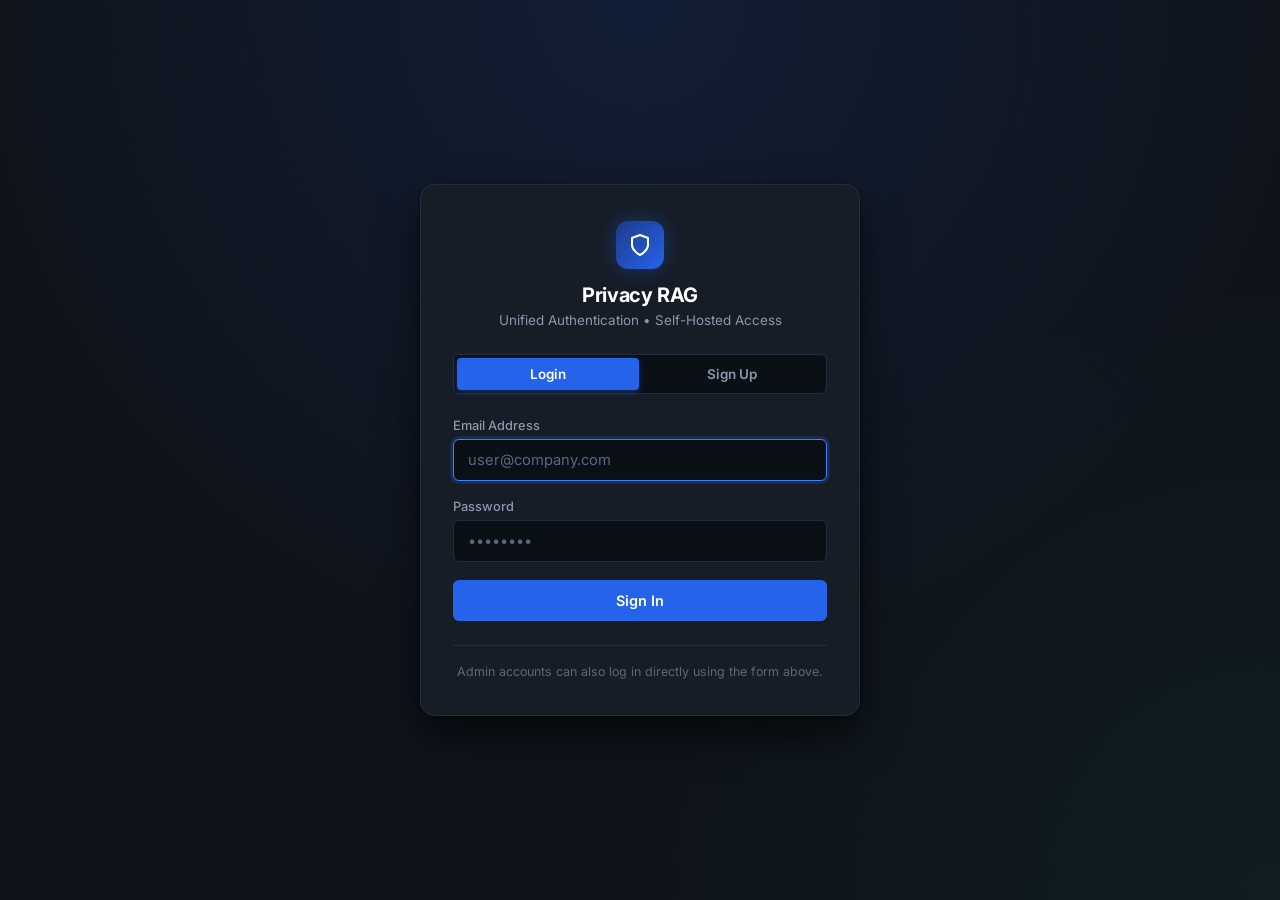
<file: static/login.html>
<!DOCTYPE html>
<html lang="en">
<head>
  <meta charset="UTF-8" />
  <meta name="viewport" content="width=device-width, initial-scale=1.0" />
  <title>Login &bull; Privacy RAG</title>
  <meta name="description" content="Secure unified sign in and registration portal for Privacy RAG" />
  <link rel="preconnect" href="https://fonts.googleapis.com" />
  <link rel="preconnect" href="https://fonts.gstatic.com" crossorigin />
  <link href="https://fonts.googleapis.com/css2?family=Inter:wght@400;500;600;700&family=JetBrains+Mono:wght@500;700&display=swap" rel="stylesheet" />
  <style>
    :root {
      --bg-page: #0f141c;
      --bg-surface: #161d27;
      --bg-surface-hover: #1c2532;
      --bg-inset: #0b0f16;
      --border-color: #232d3d;
      --border-focus: #3b82f6;
      --text-primary: #e2e8f0;
      --text-secondary: #8a99ad;
      --text-muted: #5a687c;
      --color-primary: #2563eb;
      --color-primary-hover: #1d4ed8;
      --color-success: #10b981;
      --color-warning: #f59e0b;
      --color-danger: #ef4444;
      --radius-sm: 6px;
      --radius-md: 10px;
      --radius-lg: 14px;
      --font-family: 'Inter', -apple-system, BlinkMacSystemFont, 'Segoe UI', Roboto, sans-serif;
      --font-mono: 'JetBrains Mono', monospace;
      --shadow-card: 0 20px 40px rgba(0, 0, 0, 0.6), 0 1px 3px rgba(0, 0, 0, 0.4);
    }

    *, *::before, *::after {
      box-sizing: border-box;
      margin: 0;
      padding: 0;
    }

    html, body {
      height: 100%;
    }

    body {
      font-family: var(--font-family);
      background-color: var(--bg-page);
      color: var(--text-primary);
      display: flex;
      flex-direction: column;
      align-items: center;
      justify-content: center;
      min-height: 100vh;
      padding: 24px 16px;
      background-image: 
        radial-gradient(circle at 50% 0%, rgba(37, 99, 235, 0.12) 0px, transparent 60%),
        radial-gradient(circle at 100% 100%, rgba(16, 185, 129, 0.06) 0px, transparent 40%);
    }

    /* CARD CONTAINER */
    .auth-card {
      width: 100%;
      max-width: 440px;
      background: var(--bg-surface);
      border: 1px solid var(--border-color);
      border-radius: var(--radius-lg);
      padding: 36px 32px;
      box-shadow: var(--shadow-card);
      position: relative;
    }

    /* BRAND / HEADER */
    .brand-header {
      text-align: center;
      margin-bottom: 24px;
    }

    .brand-icon {
      width: 48px;
      height: 48px;
      border-radius: 12px;
      background: linear-gradient(135deg, #1e3a8a, #2563eb);
      display: inline-flex;
      align-items: center;
      justify-content: center;
      color: #fff;
      margin-bottom: 14px;
      box-shadow: 0 0 20px rgba(37, 99, 235, 0.35);
    }

    .brand-title {
      font-size: 1.25rem;
      font-weight: 700;
      color: #fff;
      letter-spacing: -0.02em;
      margin-bottom: 4px;
    }

    .brand-subtitle {
      font-size: 0.84rem;
      color: var(--text-secondary);
      line-height: 1.4;
    }

    /* TWO TABS: LOGIN & SIGN UP */
    .tab-switch {
      display: flex;
      background: var(--bg-inset);
      border: 1px solid var(--border-color);
      border-radius: var(--radius-sm);
      padding: 3px;
      margin-bottom: 24px;
      gap: 3px;
    }

    .tab-btn {
      flex: 1;
      padding: 8px 12px;
      background: transparent;
      border: none;
      border-radius: 4px;
      color: var(--text-secondary);
      font-size: 0.84rem;
      font-weight: 600;
      cursor: pointer;
      transition: all 0.15s ease;
      font-family: inherit;
    }

    .tab-btn:hover {
      color: var(--text-primary);
    }

    .tab-btn.active {
      background: var(--color-primary);
      color: #ffffff;
      box-shadow: 0 2px 6px rgba(37, 99, 235, 0.4);
    }

    /* FORMS */
    .form-group {
      margin-bottom: 18px;
      text-align: left;
    }

    .form-label {
      display: block;
      font-size: 0.8rem;
      font-weight: 500;
      color: var(--text-secondary);
      margin-bottom: 6px;
    }

    .form-input {
      width: 100%;
      background: var(--bg-inset);
      border: 1px solid var(--border-color);
      padding: 11px 14px;
      border-radius: var(--radius-sm);
      color: var(--text-primary);
      font-size: 0.92rem;
      font-family: inherit;
      outline: none;
      transition: border-color 0.15s ease, box-shadow 0.15s ease;
    }

    .form-input:focus {
      border-color: var(--border-focus);
      box-shadow: 0 0 0 3px rgba(37, 99, 235, 0.2);
    }

    .form-input::placeholder {
      color: var(--text-muted);
    }

    /* OTP CODE INPUT (6-Digit) */
    .otp-input-wrap {
      margin: 20px 0;
      text-align: center;
    }

    .otp-code-input {
      width: 100%;
      background: var(--bg-inset);
      border: 2px solid var(--border-color);
      border-radius: var(--radius-md);
      padding: 14px 16px;
      font-family: var(--font-mono);
      font-size: 1.8rem;
      font-weight: 700;
      letter-spacing: 12px;
      text-align: center;
      color: #60a5fa;
      outline: none;
      transition: all 0.2s ease;
    }

    .otp-code-input:focus {
      border-color: var(--border-focus);
      box-shadow: 0 0 0 4px rgba(37, 99, 235, 0.25);
      background: #0e141f;
    }

    /* BUTTONS */
    .btn-submit {
      width: 100%;
      background: var(--color-primary);
      color: #ffffff;
      border: none;
      border-radius: var(--radius-sm);
      padding: 12px 18px;
      font-size: 0.9rem;
      font-weight: 600;
      cursor: pointer;
      display: flex;
      align-items: center;
      justify-content: center;
      gap: 8px;
      transition: background-color 0.15s ease, transform 0.05s ease;
      margin-top: 10px;
      font-family: inherit;
    }

    .btn-submit:hover {
      background: var(--color-primary-hover);
    }

    .btn-submit:active {
      transform: translateY(1px);
    }

    .btn-submit:disabled {
      opacity: 0.65;
      cursor: not-allowed;
    }

    .btn-secondary {
      width: 100%;
      background: transparent;
      color: var(--text-secondary);
      border: 1px solid var(--border-color);
      border-radius: var(--radius-sm);
      padding: 10px 16px;
      font-size: 0.85rem;
      font-weight: 500;
      cursor: pointer;
      display: flex;
      align-items: center;
      justify-content: center;
      gap: 6px;
      margin-top: 10px;
      transition: all 0.15s ease;
      font-family: inherit;
    }

    .btn-secondary:hover {
      background: var(--bg-surface-hover);
      color: var(--text-primary);
      border-color: rgba(255, 255, 255, 0.15);
    }

    /* ERROR & ALERT BOXES */
    .alert-box {
      padding: 12px 14px;
      border-radius: var(--radius-sm);
      font-size: 0.84rem;
      line-height: 1.45;
      margin-bottom: 18px;
      display: none;
      animation: fadeIn 0.2s ease;
    }

    .alert-error {
      background: rgba(239, 68, 68, 0.12);
      border: 1px solid rgba(239, 68, 68, 0.35);
      color: #f87171;
    }

    .alert-success {
      background: rgba(16, 185, 129, 0.12);
      border: 1px solid rgba(16, 185, 129, 0.35);
      color: #34d399;
    }

    .alert-info {
      background: rgba(59, 130, 246, 0.12);
      border: 1px solid rgba(59, 130, 246, 0.35);
      color: #93c5fd;
    }

    .user-pill {
      display: inline-block;
      font-family: var(--font-mono);
      background: var(--bg-inset);
      border: 1px solid var(--border-color);
      padding: 2px 8px;
      border-radius: 4px;
      color: #93c5fd;
      font-size: 0.8rem;
    }

    .card-footer {
      margin-top: 24px;
      padding-top: 18px;
      border-top: 1px solid var(--border-color);
      text-align: center;
      font-size: 0.78rem;
      color: var(--text-muted);
    }

    .card-footer a {
      color: var(--text-secondary);
      text-decoration: none;
    }

    .card-footer a:hover {
      color: #60a5fa;
      text-decoration: underline;
    }

    .spinner {
      width: 16px;
      height: 16px;
      border: 2px solid rgba(255, 255, 255, 0.25);
      border-top-color: #fff;
      border-radius: 50%;
      animation: spin 0.6s linear infinite;
      display: none;
    }

    @keyframes spin {
      to { transform: rotate(360deg); }
    }

    @keyframes fadeIn {
      from { opacity: 0; transform: translateY(-4px); }
      to { opacity: 1; transform: translateY(0); }
    }
  </style>
</head>
<body>

  <div class="auth-card">
    <!-- BRAND / LOGO -->
    <div class="brand-header">
      <div class="brand-icon">
        <svg width="24" height="24" viewBox="0 0 24 24" fill="none" stroke="currentColor" stroke-width="2" stroke-linecap="round" stroke-linejoin="round">
          <path d="M12 22s8-4 8-10V5l-8-3-8 3v7c0 6 8 10 8 10z"/>
        </svg>
      </div>
      <h1 class="brand-title" id="page-title">Privacy RAG</h1>
      <p class="brand-subtitle" id="page-subtitle">Unified Authentication &bull; Self-Hosted Access</p>
    </div>

    <!-- ERROR / ALERT BANNER -->
    <div id="alert-box" class="alert-box"></div>

    <!-- TWO TABS: LOGIN & SIGN UP -->
    <div class="tab-switch" id="tab-nav">
      <button type="button" class="tab-btn active" id="tab-login-btn" onclick="selectTab('login')">Login</button>
      <button type="button" class="tab-btn" id="tab-signup-btn" onclick="selectTab('signup')">Sign Up</button>
    </div>

    <!-- ========================================== -->
    <!-- TAB 1: LOGIN                               -->
    <!-- ========================================== -->
    <div id="view-login">
      <form id="form-login">
        <div class="form-group">
          <label class="form-label" for="login-email">Email Address</label>
          <input type="email" id="login-email" class="form-input" placeholder="user@company.com" required autocomplete="email" />
        </div>

        <div class="form-group">
          <label class="form-label" for="login-password">Password</label>
          <input type="password" id="login-password" class="form-input" placeholder="••••••••" required autocomplete="current-password" />
        </div>

        <button type="submit" id="btn-login-submit" class="btn-submit">
          <span class="spinner" id="spinner-login"></span>
          <span id="text-login">Sign In</span>
        </button>
      </form>
    </div>

    <!-- ========================================== -->
    <!-- TAB 2: SIGN UP                             -->
    <!-- ========================================== -->
    <div id="view-signup" style="display: none;">
      <!-- Step 1: Full Name, Email, Claimed Organization & Password -->
      <form id="form-signup">
        <div class="form-group">
          <label class="form-label" for="signup-name">Full Name</label>
          <input type="text" id="signup-name" class="form-input" placeholder="e.g. Alice Smith" required autocomplete="name" />
        </div>

        <div class="form-group">
          <label class="form-label" for="signup-email">Email Address</label>
          <input type="email" id="signup-email" class="form-input" placeholder="alice@company.com" required autocomplete="email" />
        </div>

        <div class="form-group">
          <label class="form-label" for="signup-org">Claimed Organization</label>
          <input type="text" id="signup-org" class="form-input" placeholder="e.g. psg" required autocomplete="organization" />
        </div>

        <div class="form-group">
          <label class="form-label" for="signup-password">Create Password</label>
          <input type="password" id="signup-password" class="form-input" placeholder="At least 6 characters" minlength="6" required autocomplete="new-password" />
        </div>

        <button type="submit" id="btn-signup-submit" class="btn-submit">
          <span class="spinner" id="spinner-signup"></span>
          <span id="text-signup">Sign Up &amp; Send Code</span>
        </button>
      </form>

      <!-- Step 2: Enter OTP (swapped in on signup success) -->
      <div id="signup-otp-panel" style="display: none; text-align: center; margin-top: 12px;">
        <p style="font-size: 0.84rem; color: var(--text-secondary); margin-bottom: 12px;">
          Enter the 6-digit verification code sent to:<br />
          <span class="user-pill" id="otp-target-email">user@company.com</span>
        </p>

        <form id="form-otp">
          <div class="otp-input-wrap">
            <input type="text" id="signup-otp-input" class="otp-code-input" maxlength="6" pattern="[0-9]{6}" inputmode="numeric" placeholder="------" required autocomplete="one-time-code" />
          </div>

          <button type="submit" id="btn-otp-submit" class="btn-submit">
            <span class="spinner" id="spinner-otp"></span>
            <span id="text-otp">Verify OTP</span>
          </button>

          <button type="button" class="btn-secondary" onclick="backToSignupForm()">
            <span>Change Email</span>
          </button>
        </form>
      </div>
    </div>

    <!-- CARD FOOTER -->
    <div class="card-footer">
      <span>Admin accounts can also log in directly using the form above.</span>
    </div>
  </div>

  <script>
    let activeTab = 'login';
    let currentSignupEmail = '';

    const alertBox = document.getElementById('alert-box');
    const tabNav = document.getElementById('tab-nav');
    const tabLoginBtn = document.getElementById('tab-login-btn');
    const tabSignupBtn = document.getElementById('tab-signup-btn');
    const viewLogin = document.getElementById('view-login');
    const viewSignup = document.getElementById('view-signup');
    const formSignup = document.getElementById('form-signup');
    const signupOtpPanel = document.getElementById('signup-otp-panel');

    const loginEmailInput = document.getElementById('login-email');
    const loginPasswordInput = document.getElementById('login-password');
    const signupEmailInput = document.getElementById('signup-email');
    const signupPasswordInput = document.getElementById('signup-password');
    const signupOtpInput = document.getElementById('signup-otp-input');
    const otpTargetEmail = document.getElementById('otp-target-email');

    function showAlert(message, type = 'error') {
      alertBox.textContent = message;
      alertBox.className = `alert-box alert-${type}`;
      alertBox.style.display = 'block';
    }

    function hideAlert() {
      alertBox.style.display = 'none';
      alertBox.textContent = '';
    }

    function selectTab(tab) {
      hideAlert();
      activeTab = tab;
      if (tab === 'login') {
        tabLoginBtn.classList.add('active');
        tabSignupBtn.classList.remove('active');
        viewLogin.style.display = 'block';
        viewSignup.style.display = 'none';
        setTimeout(() => loginEmailInput.focus(), 50);
      } else {
        tabSignupBtn.classList.add('active');
        tabLoginBtn.classList.remove('active');
        viewSignup.style.display = 'block';
        viewLogin.style.display = 'none';
        backToSignupForm();
        setTimeout(() => signupEmailInput.focus(), 50);
      }
    }

    function backToSignupForm() {
      formSignup.style.display = 'block';
      signupOtpPanel.style.display = 'none';
      tabNav.style.display = 'flex';
    }

    // Toggle Button Loading State
    function setBtnLoading(btnId, spinnerId, textId, loadingText) {
      const btn = document.getElementById(btnId);
      const spinner = document.getElementById(spinnerId);
      const text = document.getElementById(textId);
      if (btn) btn.disabled = true;
      if (spinner) spinner.style.display = 'inline-block';
      if (text) {
        text.dataset.orig = text.textContent;
        text.textContent = loadingText;
      }
    }

    function resetBtnLoading(btnId, spinnerId, textId) {
      const btn = document.getElementById(btnId);
      const spinner = document.getElementById(spinnerId);
      const text = document.getElementById(textId);
      if (btn) btn.disabled = false;
      if (spinner) spinner.style.display = 'none';
      if (text && text.dataset.orig) text.textContent = text.dataset.orig;
    }

    // ========================================================
    // SIGN UP FLOW
    // 1. User enters Email and Password. Calls /api/v1/auth/register.
    // 2. UI swaps to an "Enter OTP" input. Calls /api/v1/auth/verify-otp.
    // 3. On OTP success, automatically redirect to /pending.
    // ========================================================
    formSignup.addEventListener('submit', async (e) => {
      e.preventDefault();
      hideAlert();

      const fullNameInput = document.getElementById('signup-name');
      const orgInput = document.getElementById('signup-org');

      const full_name = fullNameInput ? fullNameInput.value.trim() : '';
      const email = signupEmailInput.value.trim().toLowerCase();
      const org_id = orgInput ? orgInput.value.trim() : 'default_org';
      const password = signupPasswordInput.value;

      setBtnLoading('btn-signup-submit', 'spinner-signup', 'text-signup', 'Sending Code...');

      try {
        const res = await fetch('/api/v1/auth/register', {
          method: 'POST',
          headers: { 'Content-Type': 'application/json' },
          body: JSON.stringify({ email, password, full_name, org_id })
        });
        const data = await res.json();

        if (!res.ok) {
          throw new Error(data.detail || data.message || 'Registration failed.');
        }

        currentSignupEmail = email;
        localStorage.setItem('pending_email', email);
        localStorage.setItem('rag_pending_email', email);

        // Step 2: UI swaps to Enter OTP input
        formSignup.style.display = 'none';
        signupOtpPanel.style.display = 'block';
        otpTargetEmail.textContent = email;
        signupOtpInput.value = '';
        setTimeout(() => signupOtpInput.focus(), 50);

        showAlert(data.message || 'Verification code sent to email. Please enter the 6-digit code below.', 'info');
      } catch (err) {
        showAlert(err.message, 'error');
      } finally {
        resetBtnLoading('btn-signup-submit', 'spinner-signup', 'text-signup');
      }
    });

    // Verify OTP form submission
    document.getElementById('form-otp').addEventListener('submit', async (e) => {
      e.preventDefault();
      hideAlert();

      const otp = signupOtpInput.value.trim();
      if (!otp || otp.length !== 6) {
        showAlert('Please enter the complete 6-digit verification code.', 'error');
        return;
      }

      setBtnLoading('btn-otp-submit', 'spinner-otp', 'text-otp', 'Verifying...');

      try {
        const res = await fetch('/api/v1/auth/verify-otp', {
          method: 'POST',
          headers: { 'Content-Type': 'application/json' },
          body: JSON.stringify({ email: currentSignupEmail, otp: otp })
        });
        const data = await res.json();

        if (!res.ok) {
          throw new Error(data.detail || data.message || 'Invalid verification code.');
        }

        // Step 3: On OTP success, the UI automatically redirects the browser to the /pending page!
        showAlert('Email verified successfully! Redirecting...', 'success');
        setTimeout(() => {
          window.location.href = '/pending';
        }, 500);

      } catch (err) {
        showAlert(err.message, 'error');
      } finally {
        resetBtnLoading('btn-otp-submit', 'spinner-otp', 'text-otp');
      }
    });

    // Auto-advance OTP input digits
    signupOtpInput.addEventListener('input', (e) => {
      e.target.value = e.target.value.replace(/[^0-9]/g, '');
    });

    // ========================================================
    // LOGIN FLOW & SESSION MANAGEMENT
    // 1. User enters Email and Password. Calls /api/v1/auth/login.
    // 2. If response is 403 PENDING_APPROVAL:
    //    Show message: "Email verified. Please wait for Admin approval."
    //    Do not store token or redirect.
    // 3. If response is 200 OK:
    //    Store user object (username, role, org_id, status) in localStorage as rag_session.
    // 4. Redirect Logic:
    //    - If role == 'admin', redirect to /admin.
    //    - If role == 'member', redirect to /dashboard.
    // ========================================================
    document.getElementById('form-login').addEventListener('submit', async (e) => {
      e.preventDefault();
      hideAlert();

      const email = loginEmailInput.value.trim().toLowerCase();
      const password = loginPasswordInput.value;

      setBtnLoading('btn-login-submit', 'spinner-login', 'text-login', 'Authenticating...');

      try {
        const res = await fetch('/api/v1/auth/login', {
          method: 'POST',
          headers: { 'Content-Type': 'application/json' },
          body: JSON.stringify({ email, password })
        });
        const data = await res.json();

        // Check for 403 / Pending Approval response
        if (res.status === 403) {
          const detail = data.detail || {};
          const code = typeof detail === 'object' ? (detail.code || '') : (typeof detail === 'string' ? detail : '');
          const msg = typeof detail === 'object' ? (detail.message || '') : (typeof detail === 'string' ? detail : '');

          if (code === 'PENDING_APPROVAL' || msg === 'PENDING_APPROVAL' || msg.toLowerCase().includes('pending') || res.status === 403) {
            localStorage.setItem('pending_email', email);
            localStorage.setItem('rag_pending_email', email);
            // Ensure no token or session is stored
            localStorage.removeItem('token');
            localStorage.removeItem('rag_user_token');
            localStorage.removeItem('rag_session');
            localStorage.removeItem('rag_verifier_session');
            // Exact required error message:
            showAlert('Email verified. Please wait for Admin approval.', 'error');
            return;
          }
        }

        if (!res.ok) {
          const errMsg = typeof data.detail === 'string' ? data.detail : (data.detail?.message || data.message || 'Invalid email or password.');
          throw new Error(errMsg);
        }

        // 200 OK:
        // Store entire user object (username, role, org_id) in localStorage as rag_session
        const userObj = {
          user_id: data.user_id || data.user?.user_id || usr_,
          username: data.username || data.user?.username || (email.split('@')[0]),
          email: data.email || data.user?.email || email,
          full_name: data.user?.full_name || data.full_name || '',
          role: (data.role || data.user?.role || 'member').toLowerCase(),
          org_id: data.org_id || data.user?.org_id || 'default_org',
          status: data.status || data.user?.status || 'approved'
        };
        localStorage.setItem('rag_session', JSON.stringify(userObj));

        // Save token and backward-compatibility keys
        const token = data.token;
        if (token) {
          localStorage.setItem('token', token);
          localStorage.setItem('rag_user_token', token);
        }
        if (data.user) {
          localStorage.setItem('rag_verifier_session', JSON.stringify({ ...data.user, ...userObj }));
        }

        // Redirect logic:
        if (userObj.role === 'admin') {
          if (token) localStorage.setItem('rag_admin_token', token);
          if (email) localStorage.setItem('rag_admin_email', email);
          showAlert('Administrator authenticated! Redirecting to Admin Dashboard...', 'success');
          setTimeout(() => {
            window.location.href = '/admin';
          }, 300);
        } else {
          showAlert('Login successful! Redirecting to dashboard...', 'success');
          setTimeout(() => {
            window.location.href = '/dashboard';
          }, 300);
        }

      } catch (err) {
        showAlert(err.message, 'error');
      } finally {
        resetBtnLoading('btn-login-submit', 'spinner-login', 'text-login');
      }
    });

    // Check query params on load (e.g. ?mode=signup or ?email=...)
    window.addEventListener('DOMContentLoaded', () => {
      const params = new URLSearchParams(window.location.search);
      const email = params.get('email');
      if (email) {
        loginEmailInput.value = email;
        signupEmailInput.value = email;
      }
      if (params.get('mode') === 'signup') {
        selectTab('signup');
      } else {
        selectTab('login');
      }
    });
  </script>
</body>
</html>
</file>
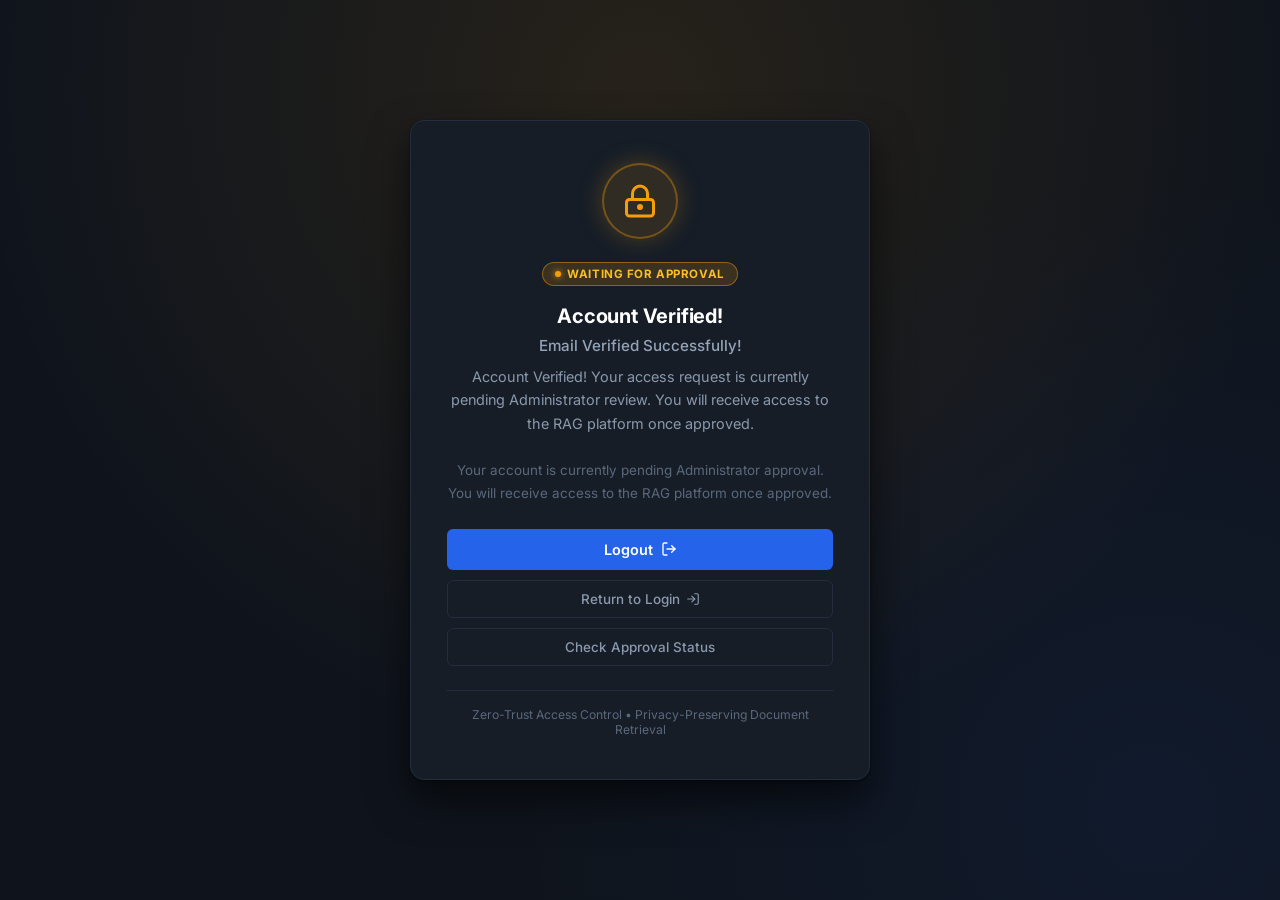
<file: static/pending.html>
<!DOCTYPE html>
<html lang="en">
<head>
  <meta charset="UTF-8" />
  <meta name="viewport" content="width=device-width, initial-scale=1.0" />
  <title>Pending Approval &bull; Privacy RAG</title>
  <meta name="description" content="Your account registration is verified and awaiting administrator review." />
  <link rel="preconnect" href="https://fonts.googleapis.com" />
  <link rel="preconnect" href="https://fonts.gstatic.com" crossorigin />
  <link href="https://fonts.googleapis.com/css2?family=Inter:wght@400;500;600;700&family=JetBrains+Mono:wght@500;700&display=swap" rel="stylesheet" />
  <script>
    // Immediate auth check: if user's session indicates they are approved, redirect to /dashboard
    (function() {
      const sessionStr = localStorage.getItem('rag_session') || localStorage.getItem('rag_verifier_session');
      if (sessionStr) {
        try {
          const sess = JSON.parse(sessionStr);
          if (sess && (sess.status === 'approved' || sess.role === 'admin')) {
            window.location.replace('/dashboard');
          }
        } catch (e) {}
      }
    })();
  </script>
  <style>
    :root {
      --bg-page: #0f141c;
      --bg-surface: #161d27;
      --bg-surface-hover: #1c2532;
      --bg-inset: #0b0f16;
      --border-color: #232d3d;
      --border-focus: #3b82f6;
      --text-primary: #e2e8f0;
      --text-secondary: #8a99ad;
      --text-muted: #5a687c;
      --color-primary: #2563eb;
      --color-primary-hover: #1d4ed8;
      --color-success: #10b981;
      --color-warning: #f59e0b;
      --color-danger: #ef4444;
      --radius-sm: 6px;
      --radius-md: 10px;
      --radius-lg: 14px;
      --font-family: 'Inter', -apple-system, BlinkMacSystemFont, 'Segoe UI', Roboto, sans-serif;
      --font-mono: 'JetBrains Mono', monospace;
      --shadow-card: 0 20px 40px rgba(0, 0, 0, 0.6), 0 1px 3px rgba(0, 0, 0, 0.4);
    }

    *, *::before, *::after {
      box-sizing: border-box;
      margin: 0;
      padding: 0;
    }

    html, body {
      height: 100%;
    }

    body {
      font-family: var(--font-family);
      background-color: var(--bg-page);
      color: var(--text-primary);
      display: flex;
      flex-direction: column;
      align-items: center;
      justify-content: center;
      min-height: 100vh;
      padding: 24px 16px;
      background-image: 
        radial-gradient(circle at 50% 10%, rgba(245, 158, 11, 0.1) 0px, transparent 65%),
        radial-gradient(circle at 90% 90%, rgba(37, 99, 235, 0.08) 0px, transparent 45%);
    }

    .pending-card {
      width: 100%;
      max-width: 460px;
      background: var(--bg-surface);
      border: 1px solid var(--border-color);
      border-radius: var(--radius-lg);
      padding: 42px 36px;
      box-shadow: var(--shadow-card);
      text-align: center;
      position: relative;
    }

    /* YELLOW PADLOCK / HOURGLASS ICON */
    .icon-container {
      width: 76px;
      height: 76px;
      border-radius: 50%;
      background: rgba(245, 158, 11, 0.12);
      border: 2px solid rgba(245, 158, 11, 0.35);
      display: inline-flex;
      align-items: center;
      justify-content: center;
      color: var(--color-warning);
      margin-bottom: 22px;
      box-shadow: 0 0 24px rgba(245, 158, 11, 0.25);
      animation: pulseGlow 2.5s infinite ease-in-out;
    }

    .status-badge {
      display: inline-flex;
      align-items: center;
      gap: 6px;
      padding: 4px 12px;
      border-radius: 9999px;
      font-size: 0.72rem;
      font-weight: 700;
      text-transform: uppercase;
      letter-spacing: 0.05em;
      background: rgba(245, 158, 11, 0.16);
      border: 1px solid rgba(245, 158, 11, 0.45);
      color: #fbbf24;
      margin-bottom: 16px;
    }

    .status-dot {
      width: 6px;
      height: 6px;
      border-radius: 50%;
      background: var(--color-warning);
      box-shadow: 0 0 6px var(--color-warning);
    }

    .headline {
      font-size: 1.25rem;
      font-weight: 700;
      color: #ffffff;
      line-height: 1.4;
      margin-bottom: 12px;
      letter-spacing: -0.01em;
    }

    .message-text {
      font-size: 0.9rem;
      color: var(--text-secondary);
      line-height: 1.6;
      margin-bottom: 24px;
    }

    .email-chip {
      display: inline-block;
      font-family: var(--font-mono);
      background: var(--bg-inset);
      border: 1px solid var(--border-color);
      padding: 3px 10px;
      border-radius: 4px;
      color: #93c5fd;
      font-size: 0.84rem;
      margin: 4px 0 16px 0;
    }

    .btn-return {
      width: 100%;
      background: var(--color-primary);
      color: #ffffff;
      border: none;
      border-radius: var(--radius-sm);
      padding: 12px 20px;
      font-size: 0.9rem;
      font-weight: 600;
      cursor: pointer;
      display: inline-flex;
      align-items: center;
      justify-content: center;
      gap: 8px;
      text-decoration: none;
      transition: background-color 0.15s ease, transform 0.05s ease;
      font-family: inherit;
    }

    .btn-return:hover {
      background: var(--color-primary-hover);
    }

    .btn-return:active {
      transform: translateY(1px);
    }

    .btn-check {
      width: 100%;
      background: transparent;
      color: var(--text-secondary);
      border: 1px solid var(--border-color);
      border-radius: var(--radius-sm);
      padding: 10px 18px;
      font-size: 0.84rem;
      font-weight: 500;
      cursor: pointer;
      display: inline-flex;
      align-items: center;
      justify-content: center;
      gap: 6px;
      margin-top: 10px;
      transition: all 0.15s ease;
      font-family: inherit;
    }

    .btn-check:hover {
      background: var(--bg-surface-hover);
      color: var(--text-primary);
      border-color: rgba(255, 255, 255, 0.15);
    }

    .status-feedback {
      margin-top: 16px;
      padding: 10px 12px;
      border-radius: var(--radius-sm);
      font-size: 0.82rem;
      display: none;
      line-height: 1.45;
    }

    .footer-note {
      margin-top: 24px;
      font-size: 0.76rem;
      color: var(--text-muted);
      border-top: 1px solid var(--border-color);
      padding-top: 16px;
    }

    @keyframes pulseGlow {
      0%, 100% {
        transform: scale(1);
        box-shadow: 0 0 20px rgba(245, 158, 11, 0.2);
      }
      50% {
        transform: scale(1.04);
        box-shadow: 0 0 30px rgba(245, 158, 11, 0.4);
      }
    }
  </style>
</head>
<body>

  <div class="pending-card">
    <!-- YELLOW PADLOCK ICON -->
    <div class="icon-container">
      <svg width="36" height="36" viewBox="0 0 24 24" fill="none" stroke="#f59e0b" stroke-width="2" stroke-linecap="round" stroke-linejoin="round">
        <rect x="3" y="11" width="18" height="11" rx="2" ry="2"/>
        <path d="M7 11V7a5 5 0 0 1 10 0v4"/>
        <circle cx="12" cy="16" r="1"/>
      </svg>
    </div>

    <div>
      <span class="status-badge">
        <span class="status-dot"></span>
        Waiting for Approval
      </span>
    </div>

    <!-- REQUIRED HEADLINE & TEXT -->
    <h1 class="headline">Account Verified!</h1>
    <h2 style="font-size: 0.95rem; font-weight: 500; color: #94a3b8; margin-top: -6px; margin-bottom: 10px;">Email Verified Successfully!</h2>
    
    <div id="user-email-display" class="email-chip" style="display: none;"></div>

    <p class="message-text">
      Account Verified! Your access request is currently pending Administrator review. You will receive access to the RAG platform once approved.
      <br/><br/>
      <span style="font-size: 0.84rem; color: var(--text-muted);">Your account is currently pending Administrator approval. You will receive access to the RAG platform once approved.</span>
    </p>

    <!-- LOGOUT BUTTON (clears localStorage and redirects to /) -->
    <button type="button" class="btn-return" id="btn-logout" onclick="logoutSession()">
      <span>Logout</span>
      <svg width="16" height="16" viewBox="0 0 24 24" fill="none" stroke="currentColor" stroke-width="2" stroke-linecap="round" stroke-linejoin="round">
        <path d="M9 21H5a2 2 0 0 1-2-2V5a2 2 0 0 1 2-2h4"/>
        <polyline points="16 17 21 12 16 7"/>
        <line x1="21" y1="12" x2="9" y2="12"/>
      </svg>
    </button>

    <!-- RETURN TO LOGIN BUTTON (links to /) -->
    <a href="/" class="btn-check" id="btn-return-login" style="margin-top: 10px; text-decoration: none;">
      <span>Return to Login</span>
      <svg width="14" height="14" viewBox="0 0 24 24" fill="none" stroke="currentColor" stroke-width="2" stroke-linecap="round" stroke-linejoin="round">
        <path d="M15 3h4a2 2 0 0 1 2 2v14a2 2 0 0 1-2 2h-4"/>
        <polyline points="10 17 15 12 10 7"/>
        <line x1="15" y1="12" x2="3" y2="12"/>
      </svg>
    </a>

    <!-- CHECK STATUS BUTTON -->
    <button type="button" class="btn-check" id="btn-check-status" onclick="checkApprovalStatus()">
      <span>Check Approval Status</span>
    </button>

    <div id="status-feedback" class="status-feedback"></div>

    <div class="footer-note">
      Zero-Trust Access Control &bull; Privacy-Preserving Document Retrieval
    </div>
  </div>

  <script>
    const userEmail = localStorage.getItem('pending_email') || localStorage.getItem('rag_pending_email') || '';
    const emailChip = document.getElementById('user-email-display');
    const feedback = document.getElementById('status-feedback');

    if (userEmail) {
      emailChip.textContent = userEmail;
      emailChip.style.display = 'inline-block';
    }

    function logoutSession() {
      localStorage.clear();
      window.location.href = '/';
    }

    // Check if token exists and indicates approval
    function checkExistingApproval() {
      const sessionStr = localStorage.getItem('rag_session') || localStorage.getItem('rag_verifier_session');
      if (sessionStr) {
        try {
          const sess = JSON.parse(sessionStr);
          if (sess && (sess.status === 'approved' || sess.role === 'admin')) {
            window.location.replace('/dashboard');
            return true;
          }
        } catch (e) {}
      }
      return false;
    }

    async function checkApprovalStatus() {
      if (!userEmail) {
        feedback.style.display = 'block';
        feedback.style.background = 'rgba(239, 68, 68, 0.15)';
        feedback.style.border = '1px solid rgba(239, 68, 68, 0.4)';
        feedback.style.color = '#f87171';
        feedback.textContent = 'No email found in session. Please return to login.';
        return;
      }

      const btn = document.getElementById('btn-check-status');
      btn.disabled = true;
      btn.textContent = 'Checking...';

      try {
        const res = await fetch(`/api/v1/auth/status?email=${encodeURIComponent(userEmail)}`);
        const data = await res.json();

        if (res.ok && data.user) {
          const status = (data.user.status || '').toLowerCase();
          feedback.style.display = 'block';

          if (status === 'approved') {
            feedback.style.background = 'rgba(16, 185, 129, 0.15)';
            feedback.style.border = '1px solid rgba(16, 185, 129, 0.4)';
            feedback.style.color = '#34d399';
            feedback.innerHTML = '🎉 <strong>Account Approved!</strong> Redirecting to login...';
            setTimeout(() => {
              window.location.href = `/?email=${encodeURIComponent(userEmail)}`;
            }, 1200);
          } else if (status === 'rejected') {
            feedback.style.background = 'rgba(239, 68, 68, 0.15)';
            feedback.style.border = '1px solid rgba(239, 68, 68, 0.4)';
            feedback.style.color = '#f87171';
            feedback.textContent = 'Your account registration was not approved by the administrator.';
          } else {
            feedback.style.background = 'rgba(245, 158, 11, 0.15)';
            feedback.style.border = '1px solid rgba(245, 158, 11, 0.4)';
            feedback.style.color = '#fbbf24';
            feedback.textContent = 'Status: Still awaiting Administrator review. Please check back shortly.';
          }
        } else {
          feedback.style.display = 'block';
          feedback.style.background = 'rgba(239, 68, 68, 0.15)';
          feedback.style.border = '1px solid rgba(239, 68, 68, 0.4)';
          feedback.style.color = '#f87171';
          feedback.textContent = 'Could not retrieve account status. Please try again.';
        }
      } catch (err) {
        feedback.style.display = 'block';
        feedback.style.background = 'rgba(239, 68, 68, 0.15)';
        feedback.style.border = '1px solid rgba(239, 68, 68, 0.4)';
        feedback.style.color = '#f87171';
        feedback.textContent = 'Network error checking status.';
      } finally {
        btn.disabled = false;
        btn.textContent = 'Check Approval Status';
      }
    }

    // Run check on load
    window.addEventListener('DOMContentLoaded', () => {
      checkExistingApproval();
    });
  </script>
</body>
</html>
</file>
<file: static/styles.css>
/* ==========================================================================
   RAG Document Verifier — Clean Utilitarian Dashboard
   ========================================================================== */

:root {
  /* Default (Dark Mode) */
  --bg-page: #0b0f17;
  --bg-main: #0f141c;
  --bg-panel: #161d27;
  --bg-surface: #161d27;
  --bg-surface-hover: #1c2532;
  --bg-inset: #0b0f16;
  --border-color: #232d3d;
  --border-hover: #323f52;
  --border-focus: #3b82f6;
  --text-primary: #e2e8f0;
  --text-secondary: #8a99ad;
  --text-muted: #5a687c;
  --color-primary: #2563eb;
  --color-primary-hover: #1d4ed8;
  --color-success: #10b981;
  --color-warning: #f59e0b;
  --color-danger: #ef4444;
  --status-pass: #10b981;
  --status-fail: #ef4444;
  --status-warn: #f59e0b;
  --radius-sm: 4px;
  --radius-md: 6px;
  --radius-lg: 8px;
  --shadow-card: none;
}

/* Light Mode Overrides */
[data-theme="light"] {
  --bg-page: #ffffff;
  --bg-main: #ffffff;
  --bg-panel: #f8fafc;
  --bg-surface: #ffffff;
  --bg-surface-hover: #f1f5f9;
  --bg-inset: #f1f5f9;
  --border-color: #e2e8f0;
  --border-hover: #cbd5e1;
  --text-primary: #0f172a;
  --text-secondary: #475569;
  --text-muted: #94a3b8;
  --shadow-card: 0 1px 3px 0 rgb(0 0 0 / 0.1), 0 1px 2px -1px rgb(0 0 0 / 0.1);
}

*, *::before, *::after { box-sizing: border-box; margin: 0; padding: 0; }
html, body { height: 100%; }

body {
  font-family: 'Inter', -apple-system, BlinkMacSystemFont, 'Segoe UI', Roboto, Helvetica, Arial, sans-serif;
  background-color: var(--bg-page);
  color: var(--text-primary);
  line-height: 1.5;
  font-size: 14px;
  -webkit-font-smoothing: antialiased;
  transition: background-color 0.2s ease, color 0.2s ease;
}

.mono-text { font-family: 'JetBrains Mono', SFMono-Regular, Menlo, Monaco, Consolas, monospace; }

.app-layout { display: flex; flex-direction: column; min-height: 100vh; }

.dashboard-grid {
  display: grid;
  grid-template-columns: 460px 1fr;
  gap: 16px;
  padding: 16px 20px;
  max-width: 1500px;
  margin: 0 auto;
  width: 100%;
}

@media (max-width: 980px) {
  .dashboard-grid { grid-template-columns: 1fr; }
}

.app-header {
  display: flex;
  justify-content: space-between;
  align-items: center;
  padding: 10px 20px;
  background-color: var(--bg-surface);
  border-bottom: 1px solid var(--border-color);
  transition: background-color 0.2s ease, border-color 0.2s ease;
}

.brand-section { display: flex; align-items: center; gap: 10px; }

.brand-icon {
  display: flex; align-items: center; justify-content: center;
  width: 32px; height: 32px;
  background-color: var(--bg-inset);
  border: 1px solid var(--border-color);
  border-radius: var(--radius-sm);
  color: var(--color-primary);
}

.brand-title { font-size: 0.95rem; font-weight: 600; color: var(--text-primary); letter-spacing: -0.01em; }

.header-actions { display: flex; align-items: center; gap: 10px; }

.connection-status {
  display: flex; align-items: center; gap: 6px;
  font-size: 0.78rem; color: var(--text-secondary);
  padding: 4px 8px;
  background: var(--bg-inset);
  border: 1px solid var(--border-color);
  border-radius: var(--radius-sm);
}

.status-dot { width: 7px; height: 7px; border-radius: 50%; background-color: var(--text-muted); }
.status-dot.online { background-color: var(--color-success); }
.status-dot.offline { background-color: var(--color-danger); }

.auth-session-bar { display: flex; align-items: center; gap: 8px; }

.user-badge-pill {
  display: inline-flex; align-items: center; gap: 6px;
  padding: 4px 8px;
  background-color: var(--bg-inset);
  border: 1px solid var(--border-color);
  border-radius: var(--radius-sm);
  font-size: 0.78rem;
  color: var(--text-secondary);
}

.user-badge-role { font-size: 0.7rem; padding: 1px 5px; border-radius: 3px; background: var(--border-color); color: var(--text-primary); }
.user-badge-role.role-admin { background: rgba(139, 92, 246, 0.15); color: #8b5cf6; }
.user-badge-role.role-user { background: rgba(59, 130, 246, 0.15); color: #3b82f6; }

.status-tag { font-size: 0.7rem; padding: 1px 5px; border-radius: 3px; background: var(--border-color); color: var(--text-secondary); }
.status-tag.approved { background: rgba(16, 185, 129, 0.15); color: var(--color-success); }
.status-tag.pending { background: rgba(245, 158, 11, 0.15); color: var(--color-warning); }
.status-tag.rejected { background: rgba(239, 68, 68, 0.15); color: var(--color-danger); }

.sso-badge-google {
  display: inline-flex; align-items: center; justify-content: center;
  width: 14px; height: 14px;
  border-radius: 50%;
  background: #4285F4;
  color: #fff;
  font-size: 0.62rem;
  font-weight: 700;
  margin-right: 3px;
}

.btn-auth-action, .btn-admin-portal, .header-link-btn {
  display: inline-flex; align-items: center; gap: 6px;
  padding: 5px 10px;
  font-size: 0.78rem; font-weight: 500;
  background-color: var(--bg-inset);
  border: 1px solid var(--border-color);
  border-radius: var(--radius-sm);
  color: var(--text-secondary);
  text-decoration: none;
  cursor: pointer;
  transition: all 0.15s ease;
  font-family: inherit;
}

.btn-auth-action:hover, .btn-admin-portal:hover, .header-link-btn:hover {
  background-color: var(--bg-surface-hover);
  color: var(--text-primary);
  border-color: var(--border-hover);
}

.admin-pending-counter {
  background: var(--color-warning);
  color: #000;
  font-size: 0.68rem;
  font-weight: 700;
  padding: 1px 5px;
  border-radius: 10px;
}

.glass-card {
  background-color: var(--bg-surface);
  border: 1px solid var(--border-color);
  border-radius: var(--radius-md);
  padding: 16px;
  box-shadow: var(--shadow-card);
  transition: background-color 0.2s ease, border-color 0.2s ease;
}

.panel-header {
  display: flex; justify-content: space-between; align-items: center;
  padding-bottom: 12px;
  border-bottom: 1px solid var(--border-color);
  margin-bottom: 14px;
}

.panel-title-wrap { display: flex; align-items: center; gap: 8px; }
.panel-title-wrap h2, .panel-title-wrap h3 { font-size: 0.95rem; font-weight: 600; color: var(--text-primary); }
.panel-title-wrap svg { color: var(--text-secondary); }

.user-notice-banner {
  display: flex; align-items: center; gap: 8px;
  padding: 8px 12px;
  background-color: var(--bg-inset);
  border: 1px solid var(--border-color);
  border-left: 3px solid var(--color-primary);
  border-radius: var(--radius-sm);
  font-size: 0.8rem;
  color: var(--text-secondary);
  margin-bottom: 14px;
}

.user-notice-banner.notice-approved { border-left-color: var(--color-success); }
.user-notice-banner.notice-pending { border-left-color: var(--color-warning); color: #fde68a; }
.user-notice-banner.notice-rejected { border-left-color: var(--color-danger); color: #fca5a5; }

.user-notice-banner code {
  font-family: 'JetBrains Mono', monospace;
  background: var(--border-color);
  padding: 1px 4px;
  border-radius: 2px;
  font-size: 0.76rem;
  color: var(--text-primary);
}

.form-group { margin-bottom: 14px; }

.form-label-row { display: flex; justify-content: space-between; align-items: center; margin-bottom: 6px; }

label, .section-sublabel {
  display: block;
  font-size: 0.8rem;
  font-weight: 500;
  color: var(--text-secondary);
  margin-bottom: 5px;
}

.info-pill {
  font-size: 0.7rem;
  padding: 1px 6px;
  background-color: var(--bg-inset);
  border: 1px solid var(--border-color);
  border-radius: var(--radius-sm);
  color: var(--text-muted);
}

input[type="text"], input[type="email"], input[type="password"], input[type="file"], textarea, select {
  width: 100%;
  box-sizing: border-box;
  padding: 8px 10px;
  background-color: var(--bg-page);
  border: 1px solid var(--border-color);
  border-radius: var(--radius-sm);
  color: var(--text-primary);
  font-family: inherit;
  font-size: 0.85rem;
  outline: none;
  transition: border-color 0.15s ease;
}

input:focus, textarea:focus, select:focus { border-color: var(--border-focus); }
textarea { resize: vertical; min-height: 80px; }

.submit-btn {
  display: flex; align-items: center; justify-content: center; gap: 8px;
  width: 100%;
  padding: 9px 14px;
  background-color: var(--color-primary);
  color: #ffffff;
  border: 1px solid var(--color-primary-hover);
  border-radius: var(--radius-sm);
  font-size: 0.85rem;
  font-weight: 500;
  cursor: pointer;
  transition: background-color 0.15s ease;
  font-family: inherit;
}

.submit-btn:hover { background-color: var(--color-primary-hover); }
.submit-btn:disabled { opacity: 0.6; cursor: not-allowed; }

.btn-shortcut {
  font-size: 0.72rem;
  padding: 1px 5px;
  background-color: rgba(255, 255, 255, 0.15);
  border-radius: 3px;
  color: #ffffff;
}

.btn-spinner {
  display: none;
  width: 14px;
  height: 14px;
  border: 2px solid rgba(255, 255, 255, 0.3);
  border-top-color: #ffffff;
  border-radius: 50%;
  animation: spin 0.7s linear infinite;
}

.submit-btn.loading .btn-spinner { display: inline-block; }

@keyframes spin { to { transform: rotate(360deg); } }

.preset-btn {
  display: inline-flex; align-items: center; gap: 5px;
  padding: 5px 10px;
  background-color: var(--bg-inset);
  border: 1px solid var(--border-color);
  border-radius: var(--radius-sm);
  color: var(--text-secondary);
  font-size: 0.78rem;
  font-weight: 500;
  cursor: pointer;
  transition: all 0.15s ease;
  font-family: inherit;
}

.preset-btn:hover {
  background-color: var(--bg-surface-hover);
  color: var(--text-primary);
  border-color: var(--border-hover);
}

.preset-btn.active { background-color: var(--bg-surface-hover); border-color: var(--color-primary); color: var(--text-primary); }

.chunk-badge {
  font-size: 0.7rem;
  padding: 1px 6px;
  background-color: var(--bg-inset);
  border: 1px solid var(--border-color);
  border-radius: var(--radius-sm);
  color: var(--text-secondary);
}

.copy-btn {
  display: inline-flex; align-items: center; gap: 4px;
  padding: 4px 8px;
  background-color: transparent;
  border: 1px solid var(--border-color);
  border-radius: var(--radius-sm);
  color: var(--text-secondary);
  font-size: 0.75rem;
  cursor: pointer;
  font-family: inherit;
}

.copy-btn:hover { background-color: var(--bg-surface-hover); color: var(--text-primary); }

.results-panel { display: flex; flex-direction: column; }
.answer-section { flex: 1; display: flex; flex-direction: column; }

.answer-header {
  display: flex; justify-content: space-between; align-items: center;
  padding-bottom: 12px;
  border-bottom: 1px solid var(--border-color);
  margin-bottom: 14px;
}

.answer-title-wrap { display: flex; align-items: center; gap: 8px; }
.answer-title-wrap h3 { font-size: 0.95rem; font-weight: 600; }

.answer-body { flex: 1; padding: 4px 0; }

.answer-content {
  font-size: 0.92rem;
  line-height: 1.65;
  color: var(--text-primary);
  word-break: break-word;
}

.placeholder-text { color: var(--text-muted); font-style: italic; font-size: 0.85rem; }

.chunk-card {
  background-color: var(--bg-page);
  border: 1px solid var(--border-color);
  border-radius: var(--radius-sm);
  padding: 10px 12px;
  margin-bottom: 8px;
}

.chunk-meta-row {
  display: flex; justify-content: space-between; align-items: center;
  font-size: 0.74rem;
  color: var(--text-secondary);
  margin-bottom: 6px;
}

.chunk-text { font-size: 0.82rem; line-height: 1.5; color: var(--text-primary); }

dialog {
  border: 1px solid var(--border-color);
  background-color: var(--bg-surface);
  color: var(--text-primary);
  border-radius: var(--radius-md);
  margin: auto;
  padding: 0;
  box-shadow: 0 10px 30px rgba(0, 0, 0, 0.3);
  outline: none;
}

dialog::backdrop { background-color: rgba(0, 0, 0, 0.6); }

.app-dialog, .leetcode-auth-dialog, .google-chooser-dialog { width: 90%; max-width: 520px; }

.dialog-header {
  display: flex; justify-content: space-between; align-items: center;
  padding: 12px 16px;
  border-bottom: 1px solid var(--border-color);
  background-color: var(--bg-surface-hover);
  border-top-left-radius: var(--radius-md);
  border-top-right-radius: var(--radius-md);
}

.dialog-title-wrap { display: flex; align-items: center; gap: 8px; }
.dialog-title-wrap h3 { font-size: 0.95rem; font-weight: 600; color: var(--text-primary); }

.dialog-close-btn {
  background: transparent;
  border: none;
  color: var(--text-secondary);
  font-size: 1.3rem;
  cursor: pointer;
  line-height: 1;
  font-family: inherit;
}

.dialog-close-btn:hover { color: var(--text-primary); }

.dialog-body, .leetcode-auth-card, .google-chooser-card { padding: 16px; }

.form-row { display: flex; gap: 10px; }
.flex-1 { flex: 1; }

.leetcode-tabs {
  display: flex;
  border-bottom: 1px solid var(--border-color);
  margin-bottom: 14px;
}

.leetcode-tab-btn {
  flex: 1;
  padding: 8px;
  background: transparent;
  border: none;
  border-bottom: 2px solid transparent;
  color: var(--text-secondary);
  font-size: 0.82rem;
  font-weight: 500;
  cursor: pointer;
  font-family: inherit;
}

.leetcode-tab-btn.active { color: var(--text-primary); border-bottom-color: var(--color-primary); }

.leetcode-google-btn {
  display: flex; align-items: center; justify-content: center; gap: 8px;
  width: 100%;
  padding: 8px 12px;
  background-color: var(--bg-page);
  border: 1px solid var(--border-color);
  border-radius: var(--radius-sm);
  color: var(--text-primary);
  font-size: 0.82rem;
  font-weight: 500;
  cursor: pointer;
  margin-bottom: 12px;
  font-family: inherit;
}

.leetcode-google-btn:hover { background-color: var(--bg-surface-hover); }

.leetcode-divider {
  display: flex; align-items: center;
  text-align: center;
  margin: 10px 0 14px;
  color: var(--text-muted);
  font-size: 0.75rem;
}

.leetcode-divider::before, .leetcode-divider::after { content: ''; flex: 1; border-bottom: 1px solid var(--border-color); }
.leetcode-divider span { padding: 0 10px; }

.leetcode-input-group { margin-bottom: 12px; }
.leetcode-label { display: block; font-size: 0.78rem; font-weight: 500; color: var(--text-secondary); margin-bottom: 4px; }
.leetcode-input { width: 100%; }

.leetcode-submit-btn {
  width: 100%;
  padding: 8px 12px;
  background-color: var(--color-primary);
  color: #ffffff;
  border: 1px solid var(--color-primary-hover);
  border-radius: var(--radius-sm);
  font-size: 0.85rem;
  font-weight: 500;
  cursor: pointer;
  margin-top: 4px;
  font-family: inherit;
}

.leetcode-submit-btn:hover { background-color: var(--color-primary-hover); }
.leetcode-submit-btn:disabled { opacity: 0.6; cursor: not-allowed; }

.leetcode-switch-text { text-align: center; font-size: 0.78rem; color: var(--text-secondary); margin-top: 12px; }
.leetcode-switch-text a { color: var(--color-primary); cursor: pointer; text-decoration: underline; }

.admin-chip {
  padding: 3px 8px;
  background: var(--bg-page);
  border: 1px solid var(--border-color);
  border-radius: var(--radius-sm);
  color: var(--text-secondary);
  font-size: 0.72rem;
  cursor: pointer;
  font-family: inherit;
}

.admin-chip:hover { background: var(--bg-surface-hover); color: var(--text-primary); }

.google-account-item {
  display: flex; align-items: center; gap: 10px;
  padding: 8px 10px;
  background: var(--bg-page);
  border: 1px solid var(--border-color);
  border-radius: var(--radius-sm);
  cursor: pointer;
  margin-bottom: 6px;
  transition: background 0.15s ease;
}

.google-account-item:hover { background: var(--bg-surface-hover); }

.google-avatar {
  width: 28px; height: 28px;
  border-radius: 50%;
  display: flex; align-items: center; justify-content: center;
  font-weight: 600;
  font-size: 0.8rem;
  color: #fff;
}

.approval-list-wrap { display: flex; flex-direction: column; gap: 6px; max-height: 50vh; overflow-y: auto; }

.approval-user-card {
  display: flex; justify-content: space-between; align-items: center;
  padding: 10px 12px;
  background: var(--bg-page);
  border: 1px solid var(--border-color);
  border-radius: var(--radius-sm);
  gap: 10px;
}

.approval-user-info { flex: 1; min-width: 0; }
.approval-user-name { font-size: 0.85rem; font-weight: 500; color: var(--text-primary); margin-bottom: 3px; }
.approval-user-meta { font-size: 0.72rem; color: var(--text-secondary); }
.approval-actions { display: flex; gap: 6px; flex-shrink: 0; }

.btn-approve {
  padding: 4px 10px;
  background: rgba(16, 185, 129, 0.15);
  border: 1px solid var(--color-success);
  color: var(--color-success);
  border-radius: var(--radius-sm);
  cursor: pointer;
  font-size: 0.72rem;
  font-family: inherit;
  font-weight: 500;
}

.btn-approve:hover { background: rgba(16, 185, 129, 0.25); }

.btn-reject {
  padding: 4px 10px;
  background: rgba(239, 68, 68, 0.15);
  border: 1px solid var(--color-danger);
  color: var(--color-danger);
  border-radius: var(--radius-sm);
  cursor: pointer;
  font-size: 0.72rem;
  font-family: inherit;
  font-weight: 500;
}

.btn-reject:hover { background: rgba(239, 68, 68, 0.25); }

.simulation-box {
  background: var(--bg-page);
  border: 1px solid var(--border-color);
  border-radius: var(--radius-sm);
  padding: 10px 12px;
  margin-bottom: 14px;
}

.simulation-title {
  font-size: 0.76rem;
  font-weight: 600;
  text-transform: uppercase;
  letter-spacing: 0.04em;
  color: var(--color-warning);
  margin-bottom: 8px;
}

.checkbox-label {
  display: flex; align-items: center; gap: 8px;
  font-size: 0.8rem;
  color: var(--text-secondary);
  cursor: pointer;
  margin-bottom: 6px;
}

.checkbox-label:last-child { margin-bottom: 0; }
.checkbox-label input[type="checkbox"] { accent-color: var(--color-danger); cursor: pointer; width: 15px; height: 15px; }

.verdict-banner {
  background-color: var(--bg-surface);
  border: 1px solid var(--border-color);
  border-left: 4px solid var(--color-primary);
  border-radius: var(--radius-md);
  padding: 14px 18px;
  margin-bottom: 14px;
  transition: all 0.2s ease;
  box-shadow: var(--shadow-card);
}

.verdict-banner.verdict-success {
  border-color: rgba(16, 185, 129, 0.4);
  border-left: 4px solid var(--color-success);
  background-color: rgba(16, 185, 129, 0.05);
}

.verdict-banner.verdict-fail {
  border-color: rgba(239, 68, 68, 0.4);
  border-left: 4px solid var(--color-danger);
  background-color: rgba(239, 68, 68, 0.05);
}

.verdict-top-row { display: flex; justify-content: space-between; align-items: center; margin-bottom: 6px; }

.verdict-badge {
  font-size: 0.7rem;
  font-weight: 700;
  text-transform: uppercase;
  letter-spacing: 0.05em;
  padding: 2px 8px;
  border-radius: var(--radius-sm);
  background-color: var(--border-color);
  color: var(--text-primary);
}

.verdict-banner.verdict-success .verdict-badge { background-color: rgba(16, 185, 129, 0.2); color: var(--color-success); }
.verdict-banner.verdict-fail .verdict-badge { background-color: rgba(239, 68, 68, 0.25); color: var(--color-danger); }

.verdict-timing { font-size: 0.75rem; color: var(--text-secondary); }

.verdict-headline { font-size: 1.05rem; font-weight: 600; color: var(--text-primary); margin-bottom: 3px; }
.verdict-subtext { font-size: 0.82rem; color: var(--text-secondary); line-height: 1.45; }

.gates-grid {
  display: grid;
  grid-template-columns: repeat(auto-fit, minmax(210px, 1fr));
  gap: 10px;
  margin-bottom: 14px;
}

.gate-card {
  background-color: var(--bg-surface);
  border: 1px solid var(--border-color);
  border-radius: var(--radius-sm);
  padding: 10px 12px;
  display: flex;
  flex-direction: column;
  gap: 6px;
  transition: border-color 0.15s ease, background-color 0.15s ease;
  box-shadow: var(--shadow-card);
}

.gate-card.gate-pass { border-color: rgba(16, 185, 129, 0.5); background-color: rgba(16, 185, 129, 0.03); }
.gate-card.gate-fail { border-color: rgba(239, 68, 68, 0.6); background-color: rgba(239, 68, 68, 0.06); }

.gate-header { display: flex; justify-content: space-between; align-items: center; }
.gate-label { font-size: 0.78rem; font-weight: 600; color: var(--text-primary); }

.gate-ribbon-pill {
  font-size: 0.68rem;
  font-weight: 700;
  padding: 1px 6px;
  border-radius: var(--radius-sm);
  background: var(--border-color);
  color: var(--text-muted);
}

.gate-ribbon-pill.pass { background: rgba(16, 185, 129, 0.2); color: var(--color-success); }
.gate-ribbon-pill.fail { background: rgba(239, 68, 68, 0.25); color: var(--color-danger); }

.gate-detail { font-size: 0.75rem; color: var(--text-secondary); line-height: 1.4; flex: 1; }

.gate-meta {
  font-size: 0.72rem;
  color: var(--text-muted);
  border-top: 1px solid var(--border-color);
  padding-top: 4px;
  display: flex;
  flex-direction: column;
  gap: 2px;
  word-break: break-all;
}

.gate-meta strong { color: var(--text-primary); }

.c-tag { display: inline-block; font-size: 0.68rem; padding: 1px 5px; border-radius: 3px; margin-right: 4px; }
.c-tag.required { background: var(--border-color); color: var(--color-primary); }
.c-tag.retrieved { background: rgba(16, 185, 129, 0.15); color: var(--color-success); }
.c-tag.missing { background: rgba(239, 68, 68, 0.2); color: var(--color-danger); }

.empty-tag { font-size: 0.72rem; color: var(--text-muted); font-style: italic; }

.org-doc-card {
  background: var(--bg-page);
  border: 1px solid var(--border-color);
  border-radius: 6px;
  padding: 12px;
}

/* ── Answer Markdown Formatting ─────────────────────────────────── */
#answer-content .ans-h2 {
  font-size: 1.05rem;
  font-weight: 700;
  color: var(--text-primary, #e2e8f0);
  margin: 1rem 0 0.4rem;
  padding-bottom: 0.2rem;
  border-bottom: 1px solid rgba(99, 102, 241, 0.25);
}
#answer-content .ans-h3 {
  font-size: 0.95rem;
  font-weight: 600;
  color: var(--accent-primary, #a5b4fc);
  margin: 0.8rem 0 0.3rem;
}
#answer-content .ans-para {
  margin: 0.5rem 0;
  line-height: 1.7;
  color: var(--text-primary, #e2e8f0);
}
#answer-content .ans-ul,
#answer-content .ans-ol {
  margin: 0.5rem 0 0.5rem 1.4rem;
  line-height: 1.7;
  color: var(--text-primary, #e2e8f0);
}
#answer-content .ans-ul li,
#answer-content .ans-ol li {
  margin: 0.2rem 0;
}
#answer-content .ans-ul li::marker {
  color: var(--accent-primary, #a5b4fc);
}
#answer-content .ans-ol li::marker {
  color: var(--accent-primary, #a5b4fc);
  font-weight: 600;
}
#answer-content strong {
  color: var(--text-primary, #f1f5f9);
  font-weight: 700;
}
#answer-content em {
  color: var(--accent-secondary, #c084fc);
  font-style: italic;
}
#answer-content .ans-code {
  background: rgba(99, 102, 241, 0.15);
  border: 1px solid rgba(99, 102, 241, 0.3);
  border-radius: 4px;
  padding: 1px 5px;
  font-family: monospace;
  font-size: 0.85em;
  color: #93c5fd;
}
#answer-content .ans-quote {
  border-left: 3px solid var(--accent-primary, #a5b4fc);
  margin: 0.5rem 0;
  padding: 0.4rem 0.8rem;
  background: rgba(99, 102, 241, 0.08);
  border-radius: 0 6px 6px 0;
  color: #cbd5e1;
  font-style: italic;
}
/* Light mode overrides */
[data-theme="light"] #answer-content .ans-h2 { color: #1e293b; }
[data-theme="light"] #answer-content .ans-h3 { color: #4f46e5; }
[data-theme="light"] #answer-content .ans-para,
[data-theme="light"] #answer-content .ans-ul,
[data-theme="light"] #answer-content .ans-ol { color: #334155; }
[data-theme="light"] #answer-content strong { color: #0f172a; }
[data-theme="light"] #answer-content em { color: #7c3aed; }
[data-theme="light"] #answer-content .ans-code { background: rgba(79,70,229,0.1); color: #1d4ed8; }
[data-theme="light"] #answer-content .ans-quote { color: #475569; background: rgba(79,70,229,0.06); }

/* ── ChatGPT Conversational UI & Markdown Extensions ──────────────── */
.chat-thread {
  display: flex;
  flex-direction: column;
  gap: 16px;
  max-height: 520px;
  overflow-y: auto;
  padding: 8px 4px 16px;
  scroll-behavior: smooth;
}

.chat-thread::-webkit-scrollbar {
  width: 6px;
}
.chat-thread::-webkit-scrollbar-thumb {
  background: rgba(99, 102, 241, 0.25);
  border-radius: 4px;
}

.chat-bubble {
  position: relative;
  display: flex;
  flex-direction: column;
  gap: 6px;
  animation: fadeIn 0.25s ease-out;
}

@keyframes fadeIn {
  from { opacity: 0; transform: translateY(6px); }
  to { opacity: 1; transform: translateY(0); }
}

.chat-bubble-header {
  display: flex;
  align-items: center;
  justify-content: space-between;
  font-size: 0.76rem;
  color: var(--text-muted, #94a3b8);
  margin-bottom: 2px;
}

.chat-bubble-author {
  display: inline-flex;
  align-items: center;
  gap: 6px;
  font-weight: 600;
}

.chat-avatar-user {
  background: linear-gradient(135deg, #6366f1, #8b5cf6);
  color: #ffffff;
  padding: 2px 7px;
  border-radius: 10px;
  font-size: 0.72rem;
  font-weight: 700;
}

.chat-avatar-assistant {
  background: linear-gradient(135deg, #10b981, #06b6d4);
  color: #ffffff;
  padding: 2px 7px;
  border-radius: 10px;
  font-size: 0.72rem;
  font-weight: 700;
}

.chat-user-box {
  align-self: flex-end;
  max-width: 85%;
  background: linear-gradient(135deg, rgba(99, 102, 241, 0.2), rgba(139, 92, 246, 0.25));
  border: 1px solid rgba(99, 102, 241, 0.4);
  border-radius: 12px 12px 2px 12px;
  padding: 10px 14px;
  color: var(--text-primary, #f1f5f9);
  font-size: 0.92rem;
  line-height: 1.5;
}

.chat-assistant-box {
  align-self: flex-start;
  width: 100%;
  background: rgba(15, 23, 42, 0.55);
  border: 1px solid rgba(148, 163, 184, 0.15);
  border-radius: 12px 12px 12px 2px;
  padding: 14px 18px;
  color: var(--text-primary, #e2e8f0);
}

[data-theme="light"] .chat-assistant-box {
  background: #ffffff;
  border-color: rgba(99, 102, 241, 0.2);
  color: #1e293b;
  box-shadow: 0 2px 8px rgba(0, 0, 0, 0.04);
}

/* Quick prompt pills */
.quick-prompts-bar {
  display: flex;
  gap: 6px;
  overflow-x: auto;
  padding-bottom: 4px;
  margin-bottom: 8px;
}
.quick-prompts-bar::-webkit-scrollbar {
  height: 4px;
}
.quick-prompt-btn {
  background: rgba(99, 102, 241, 0.12);
  border: 1px solid rgba(99, 102, 241, 0.25);
  color: var(--accent-primary, #a5b4fc);
  border-radius: 14px;
  padding: 3px 10px;
  font-size: 0.74rem;
  white-space: nowrap;
  cursor: pointer;
  transition: all 0.15s ease;
}
.quick-prompt-btn:hover {
  background: rgba(99, 102, 241, 0.25);
  border-color: rgba(99, 102, 241, 0.5);
  color: #ffffff;
}

/* Markdown Tables */
#answer-content .ans-table-wrap,
.chat-assistant-box .ans-table-wrap {
  overflow-x: auto;
  margin: 1rem 0;
  border-radius: 8px;
  border: 1px solid rgba(99, 102, 241, 0.25);
}
.ans-table {
  width: 100%;
  border-collapse: collapse;
  font-size: 0.88rem;
  text-align: left;
}
.ans-table th {
  background: rgba(99, 102, 241, 0.2);
  color: var(--accent-primary, #a5b4fc);
  font-weight: 600;
  padding: 8px 12px;
  border-bottom: 1px solid rgba(99, 102, 241, 0.3);
}
.ans-table td {
  padding: 8px 12px;
  border-bottom: 1px solid rgba(148, 163, 184, 0.1);
  color: var(--text-primary, #e2e8f0);
}
.ans-table tr:last-child td {
  border-bottom: none;
}
.ans-table tr:hover td {
  background: rgba(99, 102, 241, 0.06);
}
[data-theme="light"] .ans-table th {
  background: #eef2ff;
  color: #4338ca;
}
[data-theme="light"] .ans-table td {
  color: #334155;
  border-bottom-color: #e2e8f0;
}

/* Code Blocks */
.ans-pre {
  background: #090d16;
  border: 1px solid rgba(99, 102, 241, 0.3);
  border-radius: 8px;
  padding: 10px 14px;
  margin: 0.8rem 0;
  overflow-x: auto;
}
.ans-pre code {
  font-family: 'JetBrains Mono', monospace;
  font-size: 0.84rem;
  color: #38bdf8;
  line-height: 1.6;
}

/* Inline Security & Source Badges */
.chat-meta-bar {
  display: flex;
  flex-wrap: wrap;
  align-items: center;
  justify-content: space-between;
  gap: 8px;
  margin-top: 10px;
  padding-top: 8px;
  border-top: 1px solid rgba(148, 163, 184, 0.12);
  font-size: 0.74rem;
}

.chat-gates-summary {
  display: inline-flex;
  align-items: center;
  gap: 5px;
}

.chat-gate-chip {
  padding: 2px 6px;
  border-radius: 4px;
  font-weight: 600;
  font-size: 0.70rem;
}
.chat-gate-chip.pass {
  background: rgba(16, 185, 129, 0.15);
  color: #34d399;
  border: 1px solid rgba(16, 185, 129, 0.3);
}
.chat-gate-chip.fail {
  background: rgba(239, 68, 68, 0.15);
  color: #f87171;
  border: 1px solid rgba(239, 68, 68, 0.3);
}

.chat-sources-row {
  display: flex;
  flex-wrap: wrap;
  align-items: center;
  gap: 6px;
}
.source-tag {
  background: rgba(99, 102, 241, 0.12);
  border: 1px solid rgba(99, 102, 241, 0.25);
  color: #cbd5e1;
  padding: 2px 7px;
  border-radius: 4px;
  font-size: 0.70rem;
  font-family: 'JetBrains Mono', monospace;
}

/* ═══════════════════════════════════════════════════════════════════
   CHATGPT-LIKE LAYOUT & CONVERSATION SIDEBAR
   ═══════════════════════════════════════════════════════════════════ */
.chatgpt-layout {
  display: flex;
  height: calc(100vh - 56px);
  overflow: hidden;
  position: relative;
  width: 100%;
}

.chat-sidebar {
  width: 270px;
  min-width: 270px;
  max-width: 270px;
  background: var(--bg-panel, #1e293b);
  border-right: 1px solid var(--border-color, rgba(148, 163, 184, 0.15));
  display: flex;
  flex-direction: column;
  transition: transform 0.25s ease, margin-left 0.25s ease;
  z-index: 20;
}

.chat-sidebar.collapsed {
  margin-left: -270px;
}

.sidebar-header {
  padding: 12px;
}

.btn-new-chat-primary {
  width: 100%;
  display: flex;
  align-items: center;
  justify-content: center;
  gap: 8px;
  background: var(--color-primary, #3b82f6);
  color: #fff;
  border: none;
  border-radius: 8px;
  padding: 9px 14px;
  font-weight: 600;
  font-size: 0.84rem;
  cursor: pointer;
  transition: all 0.2s ease;
}
.btn-new-chat-primary:hover {
  filter: brightness(1.1);
  box-shadow: 0 4px 12px rgba(59, 130, 246, 0.3);
}

.sidebar-search-wrap {
  margin: 0 12px 10px 12px;
  position: relative;
  display: flex;
  align-items: center;
}
.sidebar-search-wrap .search-icon {
  position: absolute;
  left: 9px;
  color: #94a3b8;
  pointer-events: none;
}
.sidebar-search-wrap input {
  width: 100%;
  background: var(--bg-inset, rgba(15, 23, 42, 0.6));
  border: 1px solid var(--border-color, rgba(148, 163, 184, 0.2));
  border-radius: 6px;
  padding: 6px 26px 6px 28px;
  font-size: 0.78rem;
  color: var(--text-primary, #f1f5f9);
}
.sidebar-search-wrap .clear-search-btn {
  position: absolute;
  right: 6px;
  background: none;
  border: none;
  color: #94a3b8;
  font-size: 1rem;
  cursor: pointer;
  padding: 0 4px;
}

.sidebar-section-title {
  padding: 4px 14px 6px 14px;
  font-size: 0.70rem;
  font-weight: 600;
  text-transform: uppercase;
  letter-spacing: 0.05em;
  color: #94a3b8;
  display: flex;
  align-items: center;
  justify-content: space-between;
}

.conv-count-badge {
  background: rgba(148, 163, 184, 0.15);
  padding: 1px 6px;
  border-radius: 10px;
  font-size: 0.68rem;
}

.conversations-scroll {
  flex: 1;
  overflow-y: auto;
  padding: 4px 8px;
}

.sidebar-loading-placeholder, .sidebar-empty-placeholder {
  text-align: center;
  padding: 20px 10px;
  font-size: 0.78rem;
  color: var(--text-muted, #64748b);
}

.conversation-item {
  display: flex;
  align-items: center;
  justify-content: space-between;
  padding: 8px 10px;
  border-radius: 6px;
  margin-bottom: 2px;
  font-size: 0.80rem;
  color: var(--text-secondary, #cbd5e1);
  cursor: pointer;
  transition: all 0.15s ease;
  position: relative;
  text-decoration: none;
}
.conversation-item:hover {
  background: rgba(148, 163, 184, 0.08);
  color: var(--text-primary, #fff);
}
.conversation-item.active {
  background: rgba(59, 130, 246, 0.15);
  color: #93c5fd;
  font-weight: 500;
  border-left: 3px solid #3b82f6;
}

.conv-item-left {
  display: flex;
  align-items: center;
  gap: 8px;
  overflow: hidden;
  flex: 1;
}
.conv-item-icon {
  font-size: 0.85rem;
  opacity: 0.7;
}
.conv-title {
  overflow: hidden;
  text-overflow: ellipsis;
  white-space: nowrap;
}

.conv-actions {
  display: none;
  align-items: center;
  gap: 3px;
}
.conversation-item:hover .conv-actions,
.conversation-item.active .conv-actions {
  display: flex;
}
.conv-btn {
  background: none;
  border: none;
  color: #94a3b8;
  cursor: pointer;
  font-size: 0.72rem;
  padding: 2px 4px;
  border-radius: 4px;
  opacity: 0.8;
  transition: opacity 0.15s ease;
}
.conv-btn:hover {
  opacity: 1;
  color: #fff;
  background: rgba(148, 163, 184, 0.2);
}

.sidebar-footer {
  padding: 10px 12px;
  border-top: 1px solid var(--border-color, rgba(148, 163, 184, 0.12));
  background: rgba(15, 23, 42, 0.3);
}

/* ═══════════════════════════════════════════════════════════════════
   CHAT WORKSPACE & INPUT WRAPPER
   ═══════════════════════════════════════════════════════════════════ */
.chat-workspace {
  flex: 1;
  display: flex;
  flex-direction: column;
  height: 100%;
  background: var(--bg-main, #0f172a);
  overflow: hidden;
  position: relative;
}

.chat-top-bar {
  height: 44px;
  border-bottom: 1px solid var(--border-color, rgba(148, 163, 184, 0.1));
  padding: 0 16px;
  display: flex;
  align-items: center;
  justify-content: space-between;
  background: rgba(15, 23, 42, 0.3);
}

.sidebar-toggle-btn {
  background: none;
  border: none;
  color: var(--text-secondary, #94a3b8);
  cursor: pointer;
  display: flex;
  align-items: center;
  justify-content: center;
  padding: 4px;
  border-radius: 4px;
  transition: all 0.15s ease;
}
.sidebar-toggle-btn:hover {
  color: var(--text-primary, #fff);
  background: rgba(148, 163, 184, 0.1);
}

.active-conversation-title {
  margin: 0;
  font-size: 0.90rem;
  font-weight: 600;
  color: var(--text-primary, #f1f5f9);
  max-width: 450px;
  overflow: hidden;
  text-overflow: ellipsis;
  white-space: nowrap;
}

.btn-edit-title-inline {
  background: none;
  border: none;
  cursor: pointer;
  opacity: 0.6;
  font-size: 0.80rem;
}
.btn-edit-title-inline:hover {
  opacity: 1;
}

.chat-stream-container {
  flex: 1;
  overflow-y: auto;
  padding: 16px 0;
  scroll-behavior: smooth;
}

.chat-welcome-card {
  text-align: center;
  padding: 30px 20px;
  border-radius: 12px;
  background: rgba(30, 41, 59, 0.4);
  border: 1px solid rgba(148, 163, 184, 0.12);
  margin: 20px auto;
  max-width: 680px;
}
.welcome-header {
  display: flex;
  align-items: center;
  justify-content: center;
  gap: 10px;
  margin-bottom: 10px;
}
.welcome-icon {
  font-size: 1.8rem;
}
.welcome-header h3 {
  margin: 0;
  font-size: 1.25rem;
  color: #fff;
}
.chat-welcome-card p {
  color: #94a3b8;
  font-size: 0.86rem;
  line-height: 1.5;
  margin-bottom: 20px;
}
.welcome-features-grid {
  display: grid;
  grid-template-columns: repeat(auto-fit, minmax(180px, 1fr));
  gap: 12px;
  text-align: left;
}
.feature-item {
  background: rgba(15, 23, 42, 0.6);
  border: 1px solid rgba(148, 163, 184, 0.12);
  border-radius: 8px;
  padding: 12px;
  display: flex;
  flex-direction: column;
  gap: 4px;
}
.feature-item strong {
  font-size: 0.80rem;
  color: #e2e8f0;
}
.feature-item span {
  font-size: 0.72rem;
  color: #94a3b8;
  line-height: 1.4;
}

/* ═══════════════════════════════════════════════════════════════════
   PINNED BOTTOM INPUT FORM
   ═══════════════════════════════════════════════════════════════════ */
.chat-input-wrapper {
  padding: 8px 16px 14px 16px;
  max-width: 820px;
  width: 100%;
  margin: 0 auto;
  position: relative;
}

.chat-input-form {
  display: flex;
  align-items: flex-end;
  background: var(--bg-panel, #1e293b);
  border: 1px solid var(--border-color, rgba(148, 163, 184, 0.2));
  border-radius: 12px;
  padding: 8px 12px;
  box-shadow: 0 4px 20px rgba(0, 0, 0, 0.25);
  gap: 8px;
  transition: border-color 0.2s ease, box-shadow 0.2s ease;
}
.chat-input-form:focus-within {
  border-color: var(--color-primary, #3b82f6);
  box-shadow: 0 0 0 2px rgba(59, 130, 246, 0.2);
}

.chat-input-form textarea {
  flex: 1;
  background: transparent;
  border: none;
  outline: none;
  color: var(--text-primary, #f1f5f9);
  font-size: 0.90rem;
  font-family: inherit;
  resize: none;
  max-height: 180px;
  min-height: 24px;
  line-height: 1.45;
  padding: 4px 0;
}

.chat-send-btn {
  background: var(--color-primary, #3b82f6);
  color: #fff;
  border: none;
  border-radius: 8px;
  width: 34px;
  height: 34px;
  display: flex;
  align-items: center;
  justify-content: center;
  cursor: pointer;
  transition: all 0.2s ease;
  flex-shrink: 0;
}
.chat-send-btn:hover {
  filter: brightness(1.15);
}
.chat-send-btn:disabled {
  opacity: 0.5;
  cursor: not-allowed;
}

.chat-disclaimer {
  text-align: center;
  font-size: 0.68rem;
  color: #64748b;
  margin-top: 6px;
}

/* ═══════════════════════════════════════════════════════════════════
   COMPACT RETRIEVAL SUMMARY (Requirement 1)
   ═══════════════════════════════════════════════════════════════════ */
.compact-retrieval-summary {
  margin-top: 10px;
  padding: 8px 12px;
  border-radius: 8px;
  background: rgba(15, 23, 42, 0.5);
  border: 1px solid rgba(148, 163, 184, 0.12);
  font-size: 0.76rem;
}

.retrieval-summary-header {
  display: flex;
  align-items: center;
  gap: 6px;
  margin-bottom: 6px;
  color: #94a3b8;
  font-weight: 600;
  font-size: 0.74rem;
}

.retrieval-chips-container {
  display: flex;
  flex-wrap: wrap;
  gap: 5px;
  max-height: 120px;
  overflow-y: auto;
}

.retrieval-chip {
  background: rgba(59, 130, 246, 0.10);
  border: 1px solid rgba(59, 130, 246, 0.25);
  color: #93c5fd;
  padding: 2px 7px;
  border-radius: 4px;
  font-size: 0.69rem;
  font-family: 'JetBrains Mono', monospace;
  font-weight: 500;
}

/* ═══════════════════════════════════════════════════════════════════
   TOP-RIGHT SECURITY VERIFICATION MODAL & BUTTON (Requirement 2)
   ═══════════════════════════════════════════════════════════════════ */
.security-btn {
  display: inline-flex;
  align-items: center;
  gap: 7px;
  background: rgba(16, 185, 129, 0.10);
  border: 1px solid rgba(16, 185, 129, 0.3);
  color: #34d399;
  font-weight: 600;
  padding: 5px 12px;
  border-radius: 6px;
  cursor: pointer;
  transition: all 0.2s ease;
}
.security-btn:hover {
  background: rgba(16, 185, 129, 0.20);
  box-shadow: 0 0 12px rgba(16, 185, 129, 0.25);
}

.security-status-indicator {
  width: 8px;
  height: 8px;
  border-radius: 50%;
  display: inline-block;
}
.security-status-indicator.ready { background: #94a3b8; }
.security-status-indicator.pass {
  background: #10b981;
  box-shadow: 0 0 6px #10b981;
}
.security-status-indicator.fail {
  background: #ef4444;
  box-shadow: 0 0 6px #ef4444;
}

.security-verification-dialog {
  width: 90%;
  max-width: 850px;
  border-radius: 12px;
  background: var(--bg-panel, #1e293b);
  color: var(--text-primary, #f1f5f9);
  border: 1px solid rgba(148, 163, 184, 0.2);
  padding: 0;
  box-shadow: 0 20px 60px rgba(0, 0, 0, 0.6);
}

.security-modal-header {
  display: flex;
  align-items: center;
  justify-content: space-between;
  padding: 16px 20px;
  border-bottom: 1px solid rgba(148, 163, 184, 0.15);
  background: rgba(15, 23, 42, 0.3);
}

.security-header-title {
  display: flex;
  align-items: center;
  gap: 12px;
}
.security-header-title h3 {
  margin: 0;
  font-size: 1.15rem;
  color: #fff;
}
.security-modal-shield {
  font-size: 1.6rem;
}
.security-modal-subtitle {
  font-size: 0.74rem;
  color: #94a3b8;
}

.security-header-right {
  display: flex;
  align-items: center;
  gap: 12px;
}

.security-overall-badge {
  padding: 3px 10px;
  border-radius: 12px;
  font-weight: 700;
  font-size: 0.72rem;
  letter-spacing: 0.05em;
  text-transform: uppercase;
}
.security-overall-badge.ready {
  background: rgba(148, 163, 184, 0.15);
  color: #94a3b8;
}
.security-overall-badge.pass {
  background: rgba(16, 185, 129, 0.2);
  color: #34d399;
  border: 1px solid rgba(16, 185, 129, 0.4);
}
.security-overall-badge.fail {
  background: rgba(239, 68, 68, 0.2);
  color: #f87171;
  border: 1px solid rgba(239, 68, 68, 0.4);
}

.security-modal-body {
  padding: 20px;
  max-height: 70vh;
  overflow-y: auto;
}

.security-modal-footer {
  padding: 12px 20px;
  border-top: 1px solid rgba(148, 163, 184, 0.15);
  display: flex;
  justify-content: flex-end;
  background: rgba(15, 23, 42, 0.3);
}

.header-org-badge {
  display: inline-flex;
  align-items: center;
  gap: 6px;
  background: rgba(59, 130, 246, 0.12);
  border: 1px solid rgba(59, 130, 246, 0.3);
  color: #93c5fd;
  padding: 3px 8px;
  border-radius: 12px;
  font-size: 0.74rem;
  font-weight: 600;
  font-family: 'JetBrains Mono', monospace;
}
.header-org-badge .org-dot {
  width: 6px;
  height: 6px;
  border-radius: 50%;
  background: #3b82f6;
}



/* ==========================================================================
   Comprehensive Light Theme (ChatGPT Aesthetic)
   ========================================================================== */
[data-theme="light"] .chat-sidebar {
  background: #f8fafc;
  border-right: 1px solid #e2e8f0;
}

[data-theme="light"] .sidebar-search-wrap input {
  background: #ffffff;
  border: 1px solid #cbd5e1;
  color: #0f172a;
}

[data-theme="light"] .sidebar-section-title {
  color: #64748b;
}

[data-theme="light"] .conv-count-badge {
  background: #e2e8f0;
  color: #475569;
}

[data-theme="light"] .conversation-item {
  color: #334155;
}

[data-theme="light"] .conversation-item:hover {
  background: #f1f5f9;
  color: #0f172a;
}

[data-theme="light"] .conversation-item.active {
  background: #e0f2fe;
  color: #0284c7;
  border-left: 3px solid #0284c7;
}

[data-theme="light"] .conv-btn {
  color: #64748b;
}

[data-theme="light"] .conv-btn:hover {
  color: #0f172a;
  background: #e2e8f0;
}

[data-theme="light"] .sidebar-footer {
  background: #f8fafc;
  border-top: 1px solid #e2e8f0;
}

[data-theme="light"] .chat-workspace {
  background: #ffffff;
}

[data-theme="light"] .chat-top-bar {
  background: #ffffff;
  border-bottom: 1px solid #e2e8f0;
}

[data-theme="light"] .sidebar-toggle-btn {
  color: #475569;
}

[data-theme="light"] .sidebar-toggle-btn:hover {
  color: #0f172a;
  background: #f1f5f9;
}

[data-theme="light"] .active-conversation-title {
  color: #0f172a;
}

[data-theme="light"] .chat-stream-container {
  background: #ffffff;
}

[data-theme="light"] .chat-welcome-card {
  background: #f8fafc;
  border: 1px solid #e2e8f0;
  box-shadow: 0 2px 8px rgba(0, 0, 0, 0.04);
}

[data-theme="light"] .welcome-header h3 {
  color: #0f172a;
}

[data-theme="light"] .chat-welcome-card p {
  color: #475569;
}

[data-theme="light"] .feature-item {
  background: #ffffff;
  border: 1px solid #e2e8f0;
  box-shadow: 0 1px 3px rgba(0, 0, 0, 0.03);
}

[data-theme="light"] .feature-item strong {
  color: #0f172a;
}

[data-theme="light"] .feature-item span {
  color: #64748b;
}

[data-theme="light"] .chat-user-box {
  background: #eff6ff;
  border: 1px solid #bfdbfe;
  color: #1e3a8a;
}

[data-theme="light"] .chat-assistant-box {
  background: #ffffff;
  border: 1px solid #e2e8f0;
  color: #0f172a;
  box-shadow: 0 2px 8px rgba(0, 0, 0, 0.04);
}

[data-theme="light"] .chat-input-form {
  background: #ffffff;
  border: 1px solid #cbd5e1;
  box-shadow: 0 4px 20px rgba(0, 0, 0, 0.06);
}

[data-theme="light"] .chat-input-form:focus-within {
  border-color: #3b82f6;
  box-shadow: 0 0 0 2px rgba(59, 130, 246, 0.15);
}

[data-theme="light"] .chat-input-form textarea {
  color: #0f172a;
}

[data-theme="light"] .chat-disclaimer {
  color: #64748b;
}

[data-theme="light"] .compact-retrieval-summary {
  background: #f8fafc;
  border: 1px solid #e2e8f0;
  color: #334155;
}

[data-theme="light"] .retrieval-summary-header {
  color: #475569;
}

[data-theme="light"] .retrieval-chip {
  background: #e0f2fe;
  border: 1px solid #bae6fd;
  color: #0369a1;
}

[data-theme="light"] .security-verification-dialog {
  background: #ffffff;
  border: 1px solid #e2e8f0;
  color: #0f172a;
  box-shadow: 0 20px 60px rgba(0, 0, 0, 0.15);
}

[data-theme="light"] .security-modal-header {
  background: #f8fafc;
  border-bottom: 1px solid #e2e8f0;
}

[data-theme="light"] .security-header-title h3 {
  color: #0f172a;
}

[data-theme="light"] .security-modal-footer {
  background: #f8fafc;
  border-top: 1px solid #e2e8f0;
}

[data-theme="light"] .gate-card {
  background: #f8fafc;
  border: 1px solid #e2e8f0;
}

[data-theme="light"] .gate-card.gate-pass {
  background: #f0fdf4;
  border-color: #86efac;
}

[data-theme="light"] .gate-card.gate-fail {
  background: #fef2f2;
  border-color: #fca5a5;
}
</file>
